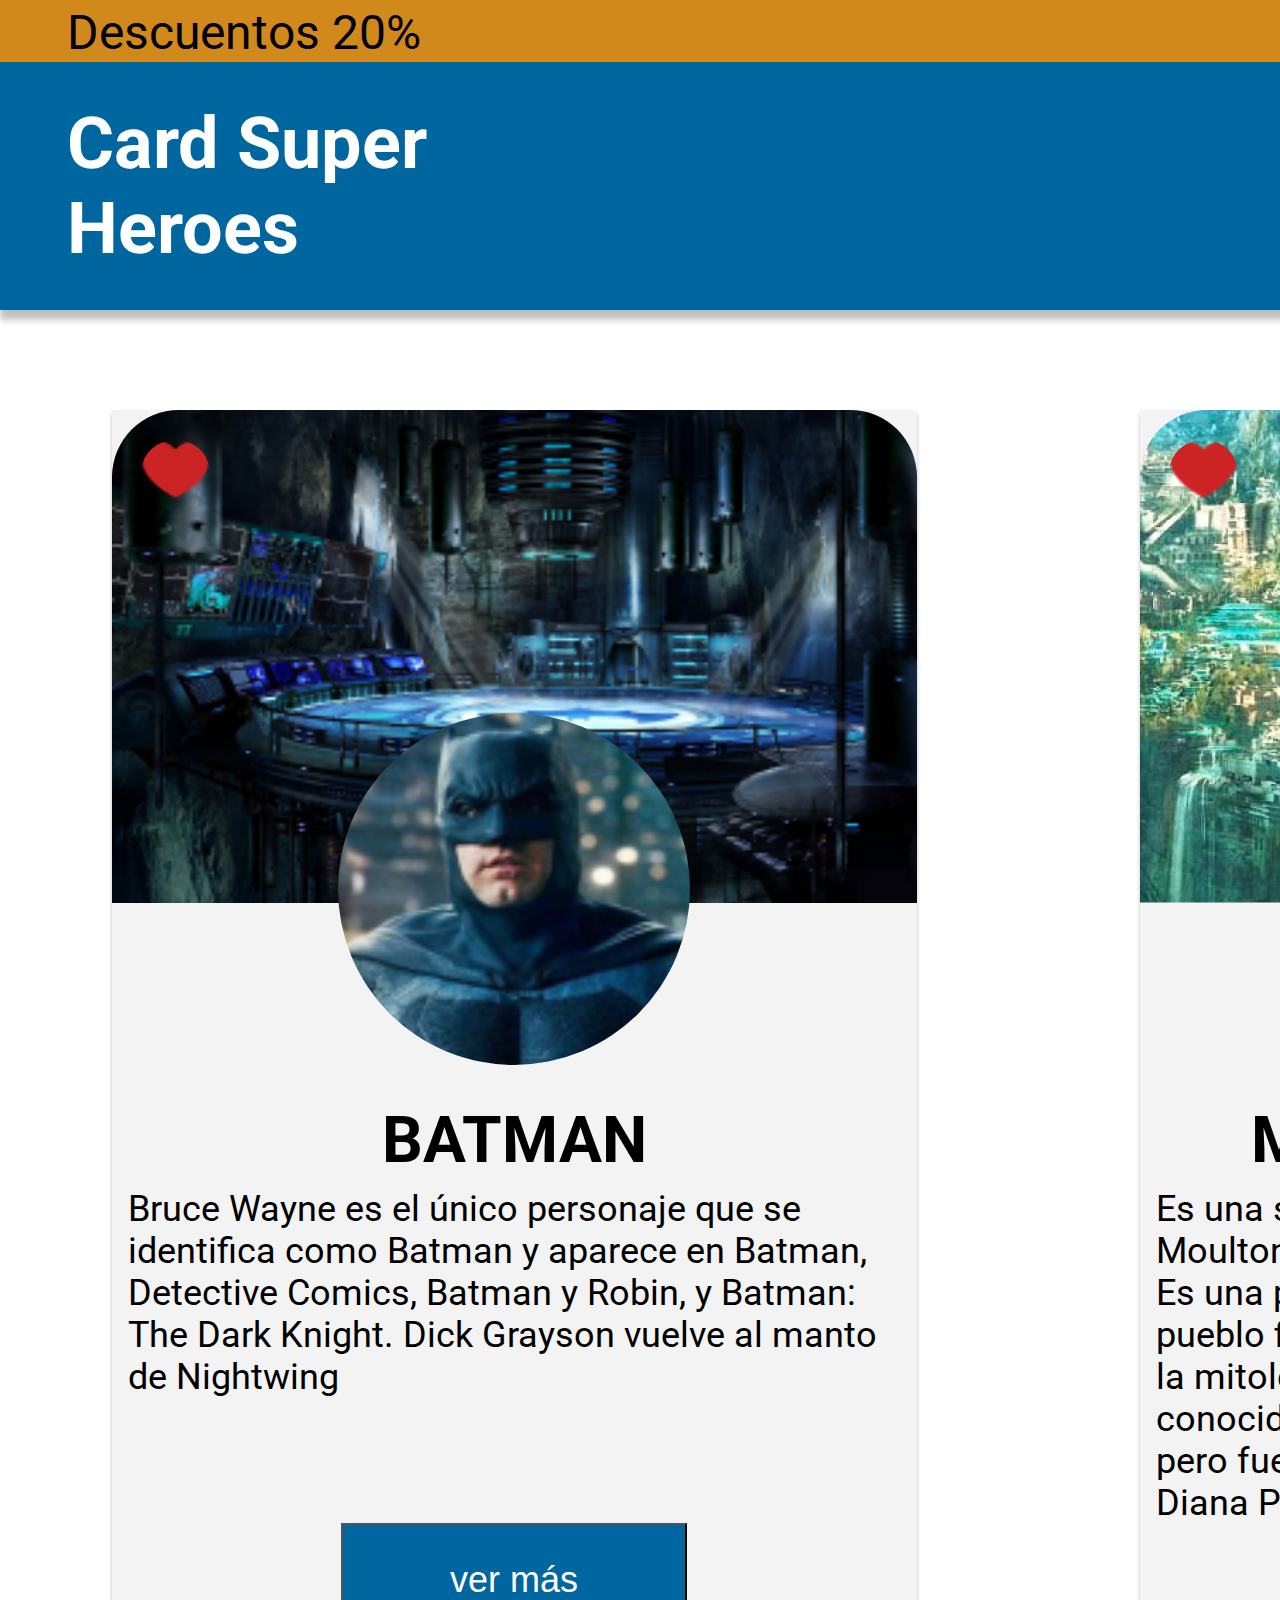
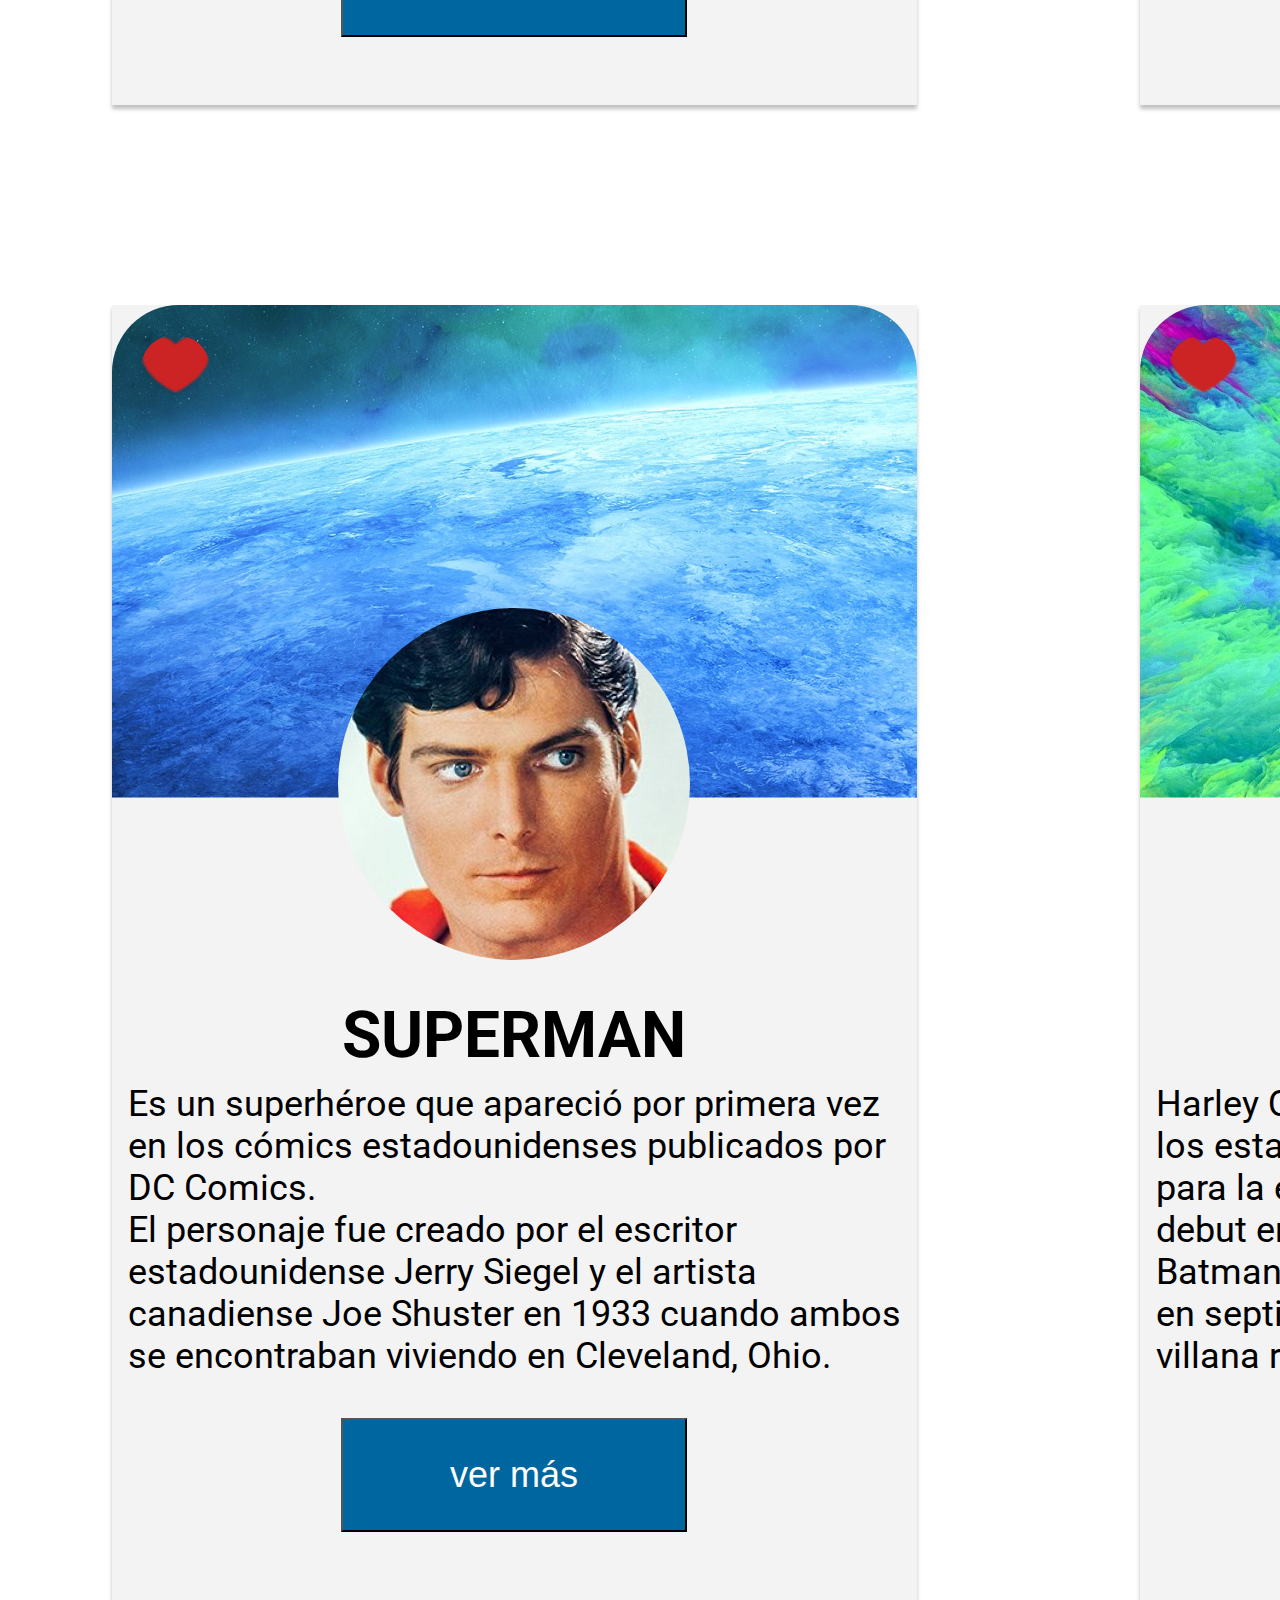
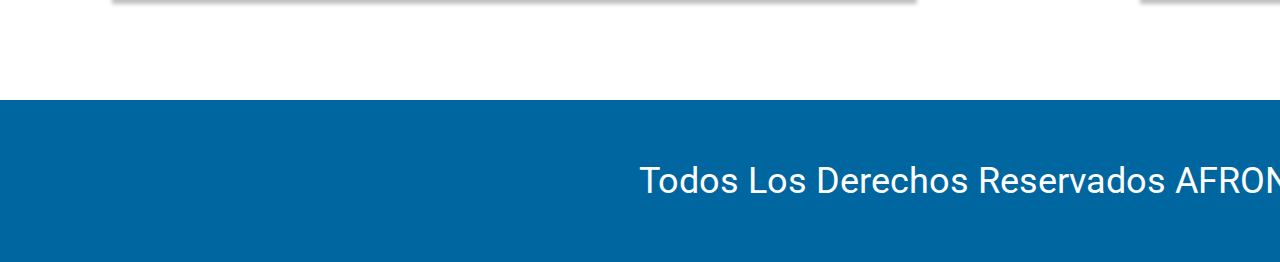
<file: CARDS-Responsive/index.html>
<!DOCTYPE html>
<html lang="es">
<head>
    <meta charset="UTF-8">
    <meta http-equiv="X-UA-Compatible" content="IE=edge">
    <meta name="viewport" content="width=device-width, initial-scale=1.0">    
    <link rel="stylesheet" href="css/style.css">
    <title>Clase 14 Cards Super</title>
</head>
<body>
        <header>
            <div>
                <p>descuentos 20%</p>
            </div>

            <div>
                <h1>Card Super Heroes</h1>
            </div>
        </header>

    <main>
        <section class="card1">
            <article>
                <div><img class="corazon" src="img/corazon.png" alt=""></div>
                <img class="perfil" src="img/batman-perfil.png" alt="">
                <h4>batman</h4>
                <p>Bruce Wayne es el único personaje que se identifica como Batman y aparece en Batman, Detective Comics, Batman y Robin, y Batman: The Dark Knight. Dick Grayson vuelve al manto de Nightwing </p>
                <button>ver más</button>
            </article>


            <article class="wonderwoman">
                <div><img class="corazon" src="img/corazon.png" alt=""></div>
                <img class="perfil" src="img/wonder-perfil.png" alt="">
                <h4>mujer maravilla</h4>
                <p>Es una superheroína creada por William Moulton Marston para la editorial DC Comics. Es una princesa guerrera de las Amazonas, pueblo ficticio basado en el de las amazonas de la mitología griega. En su tierra natal es conocida como la princesa Diana de Temiscira pero fuera de esta utiliza la identidad secreta de Diana Prince.     
                </p>
                <button>ver más</button>
            </article> 
            <article class="superman">
                <div><img class="corazon" src="img/corazon.png" alt=""></div>
                <img class="perfil" src="img/perfil-superman.png" alt="">
                <h4>superman</h4>
                <p>Es un superhéroe que apareció por primera vez en los cómics estadounidenses publicados por DC Comics. ​<br>El personaje fue creado por el escritor estadounidense Jerry Siegel y el artista canadiense Joe Shuster en 1933 cuando ambos se encontraban viviendo en Cleveland, Ohio.   
                </p>
                <button>ver más</button>
            </article> 
            <article class="harley">
                <div><img class="corazon" src="img/corazon.png" alt=""></div>
                <img class="perfil" src="img/harley-perfil.png" alt="">
                <h4>harley quinn</h4>
                <p>Harley Quinn es un personaje ficticio creado por los estadounidenses Paul Dini y Bruce Timm para la editorial DC Comics. Quinn hizo su debut en el vigésimo-segundo episodio de Batman: la serie animada, «El favor del Joker», en septiembre de 1992 y se convirtió en una villana recurrente en la serie
                </p>
                <button>Ver más</button>
            </article> 
        </section>
    </main>


<footer>
    todos los derechos reservados a <span>front end 1</span>
    <img src="img/github.png" alt="">
</footer>

</body>
</html>
</file>
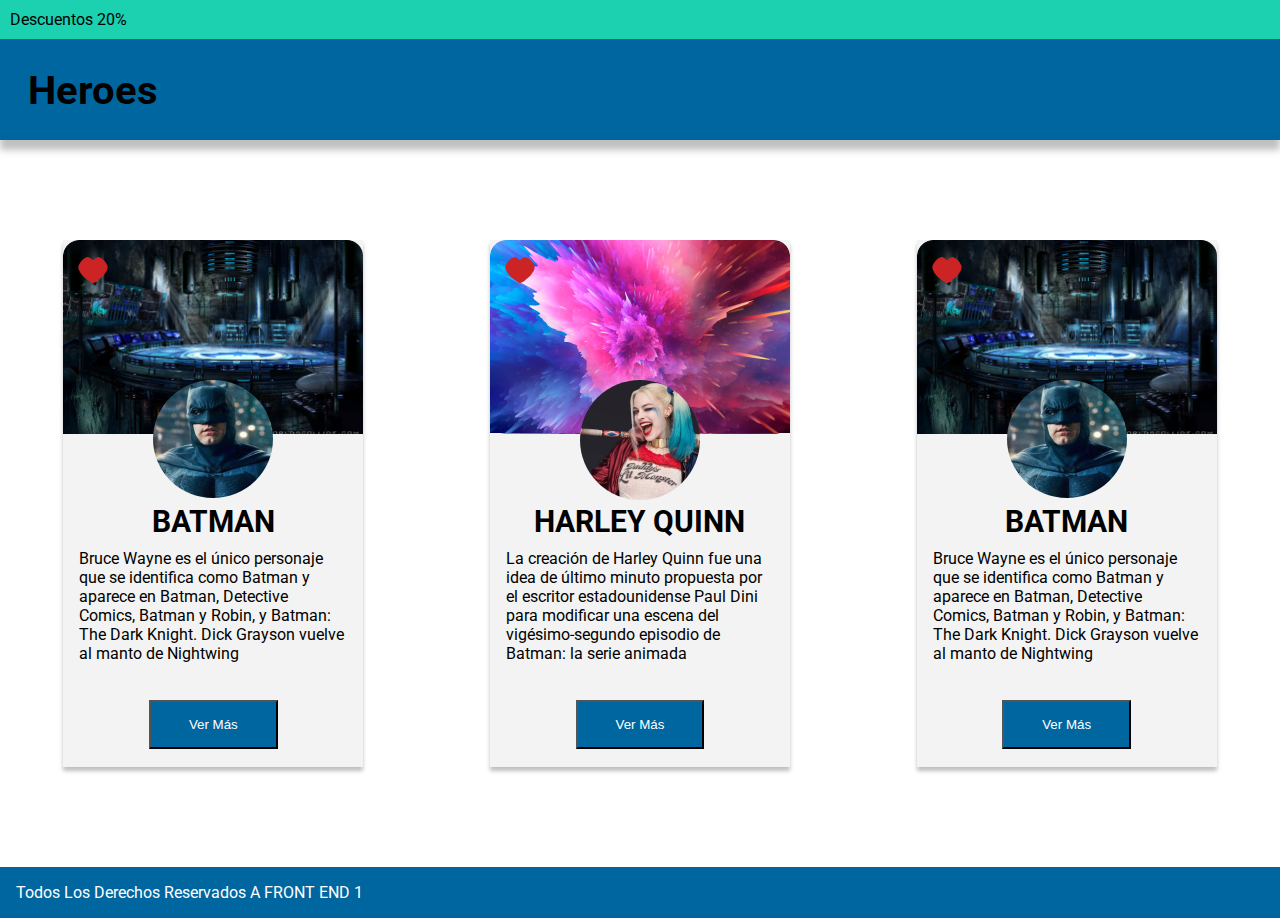
<file: Clase10-Cards/index.html>
<!DOCTYPE html>
<html lang="es">
<head>
    <meta charset="UTF-8">
    <meta http-equiv="X-UA-Compatible" content="IE=edge">
    <meta name="viewport" content="width=device-width, initial-scale=1.0">
    <link rel="stylesheet" href="css/style.css">
    <title>Heroes</title>


</head>
<body>
    <header>
        <div>
            <p>descuentos 20%</p>
        </div>

        <div>
            <h1>heroes</h1>
        </div>
    </header>
<main>

<section class="card1">
    <article>
        <div><img class="corazon" src="img/corazon.png" alt=""></div>
        <img class="perfil" src="img/batman-perfil.png" alt="">
        <h4>batman</h4>
        <p>Bruce Wayne es el único personaje que se identifica como Batman y aparece en Batman, Detective Comics, Batman y Robin, y Batman: The Dark Knight. Dick Grayson vuelve al manto de Nightwing    
        </p>
        <button>ver más</button>
    </article>
    <article class="harley">
        <div><img class="corazon" src="img/corazon.png" alt=""></div>
        <img class="perfil" src="img/harley-perfil.png" alt="">
        <h4>harley quinn</h4>
        <p>La creación de Harley Quinn fue una idea de último minuto propuesta por el escritor estadounidense Paul Dini para modificar una escena del vigésimo-segundo episodio de Batman: la serie animada 
        </p>
        <button>ver más</button>
    </article>
    <article>
        <div><img class="corazon" src="img/corazon.png" alt=""></div>
        <img class="perfil" src="img/batman-perfil.png" alt="">
        <h4>batman</h4>
        <p>Bruce Wayne es el único personaje que se identifica como Batman y aparece en Batman, Detective Comics, Batman y Robin, y Batman: The Dark Knight. Dick Grayson vuelve al manto de Nightwing    
        </p>
        <button>ver más</button>
    </article>
        </div>
</section>

</main>
    
<footer>
    todos los derechos reservados a <span>front end 1</span>
</footer>
</body>
</html>
</file>
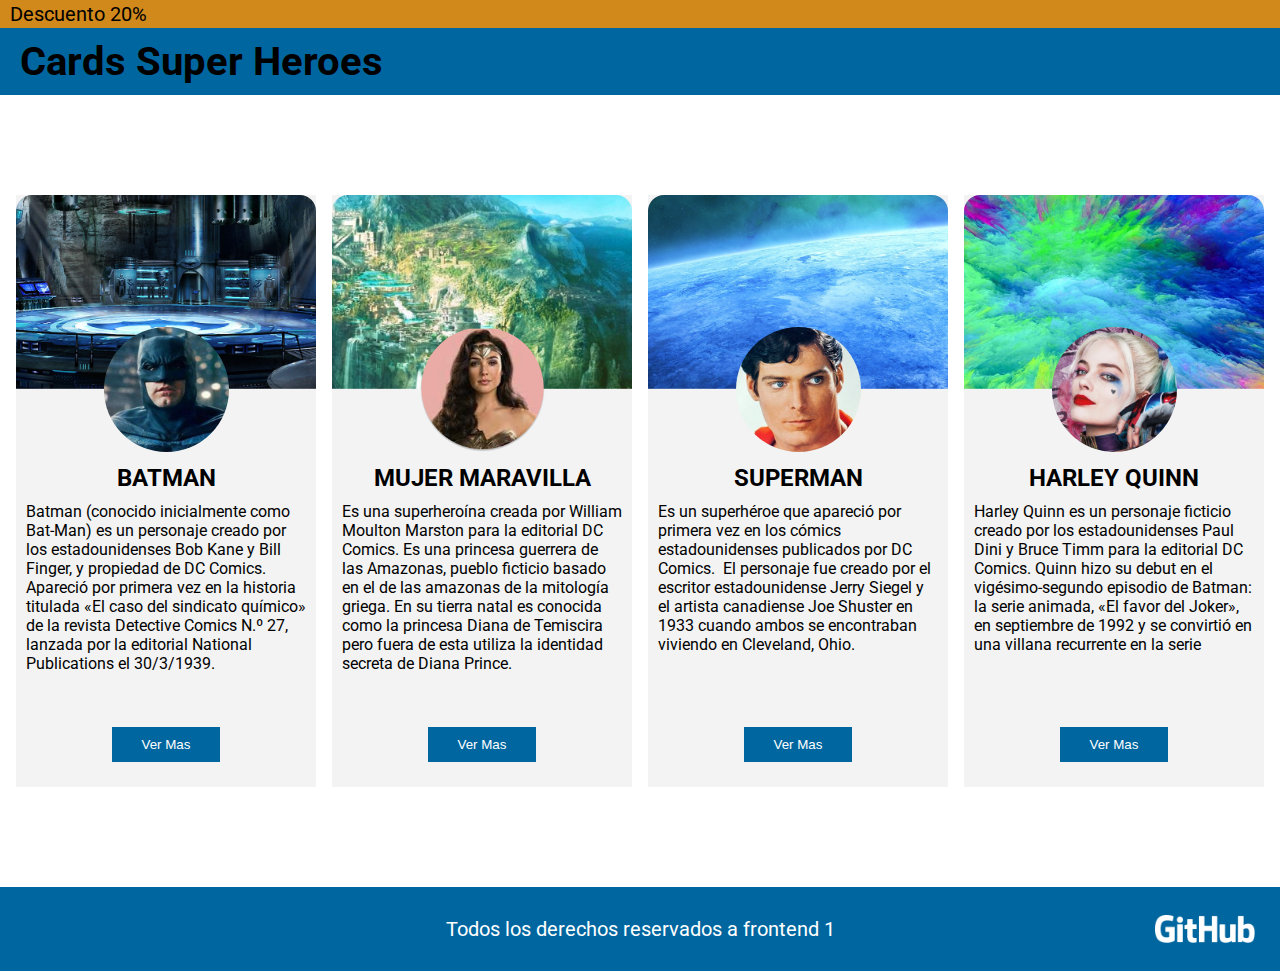
<file: Clase14-Cards-Profe/index.html>
<!DOCTYPE html>
<html lang="en">
  <head>
    <meta charset="UTF-8" />
    <meta http-equiv="X-UA-Compatible" content="IE=edge" />
    <meta name="viewport" content="width=device-width, initial-scale=1.0" />
    <link
      rel="stylesheet"
      href="https://use.fontawesome.com/releases/v5.15.3/css/all.css"
      integrity="sha384-SZXxX4whJ79/gErwcOYf+zWLeJdY/qpuqC4cAa9rOGUstPomtqpuNWT9wdPEn2fk"
      crossorigin="anonymous"
    />
    <link rel="stylesheet" href="css/style.css" />
    <title>Document</title>
  </head>
  <body>
    <header>
      <div class="sup">
        <p>Descuento 20%</p>
      </div>
      <h1>Cards Super Heroes</h1>
    </header>
    <main>
      <section>
        <article>
          <div class="bg-HeaderCard Batman">
            <i class="fas fa-heart"></i>
          </div>
          <img src="img/Batman.png" alt="" class="circlePic" />
          <h4>batman</h4>
          <p>
            Batman (conocido inicialmente como Bat-Man) es un personaje creado
            por los estadounidenses Bob Kane y Bill Finger, y propiedad de DC
            Comics. Apareció por primera vez en la historia titulada «El caso
            del sindicato químico» de la revista Detective Comics N.º 27,
            lanzada por la editorial National Publications el 30/3/1939.
          </p>
          <button>Ver Mas</button>
        </article>
        <article>
          <div class="bg-HeaderCard wonderWoman">
            <i class="fas fa-heartbeat"></i>
          </div>
          <img src="img/wonderWoman.png" alt="" class="circlePic" />
          <h4>mujer maravilla</h4>
          <p>
            Es una superheroína creada por William Moulton Marston para la
            editorial DC Comics. Es una princesa guerrera de las Amazonas,
            pueblo ficticio basado en el de las amazonas de la mitología griega.
            En su tierra natal es conocida como la princesa Diana de Temiscira
            pero fuera de esta utiliza la identidad secreta de Diana Prince.
          </p>
          <button>Ver Mas</button>
        </article>
        <article>
          <div class="bg-HeaderCard superman">
            <i class="fas fa-heart"></i>
          </div>
          <img src="img/superMan.png" alt="" class="circlePic" />
          <h4>superman</h4>
          <p>
            Es un superhéroe que apareció por primera vez en los cómics
            estadounidenses publicados por DC Comics. ​ El personaje fue creado
            por el escritor estadounidense Jerry Siegel y el artista canadiense
            Joe Shuster en 1933 cuando ambos se encontraban viviendo en
            Cleveland, Ohio.
          </p>
          <button>Ver Mas</button>
        </article>
        <article class="harley">
          <div class="bg-HeaderCard hearley">
            <i class="fas fa-heart"></i>
          </div>
          <img src="img/hearley.png" alt="" class="circlePic" />
          <h4>harley quinn</h4>
          <p>
            Harley Quinn es un personaje ficticio creado por los estadounidenses Paul Dini y Bruce Timm para la editorial DC Comics. Quinn hizo su debut en el vigésimo-segundo episodio de Batman: la serie animada, «El favor del Joker», en septiembre de 1992 y se convirtió en una villana recurrente en la serie
          </p>
          <button>Ver Mas</button>
        </article>
      </section>
    </main>
    <footer>
      <p>Todos los derechos reservados a <span>frontend 1</span></p>
      <img src="img/gitHub.png" alt="" />
    </footer>
  </body>
</html>
</file>
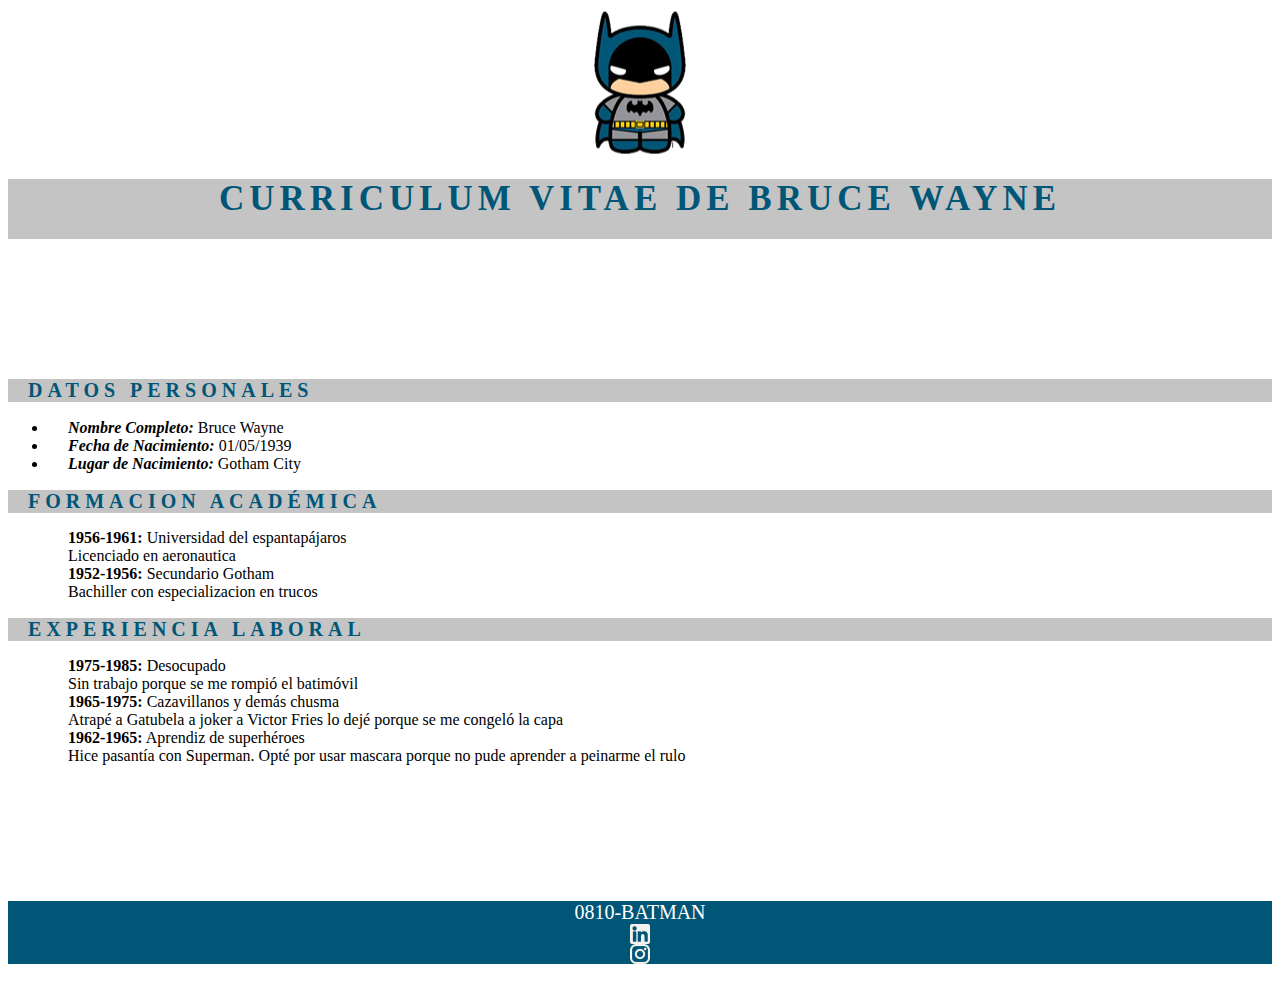
<file: CV_Batman/index.html>
<!DOCTYPE html>
<html lang="Es">
<head>
    <meta charset="UTF-8">
    <meta http-equiv="X-UA-Compatible" content="IE=edge">
    <meta name="viewport" content="width=device-width, initial-scale=1.0">
    <title>Curriculum Vitae</title>
    <link rel="stylesheet" href="https://use.fontawesome.com/releases/v5.15.2/css/all.css">
    <link rel="stylesheet" href="css/style.css">
    <header> 
        <img src="img/logo batman.png" alt="Foto del cv">
    </header>
</head>
<body>
    <main>

        <h1>curriculum vitae de bruce wayne</h1>  
        <div class="cuadradoBlanco"> </div>
        <h2>Datos Personales</h2>
        <ul>
            <li><span>Nombre Completo:</span> Bruce Wayne</li>
            <li><span>Fecha de Nacimiento:</span> 01/05/1939</li>
            <li><span>Lugar de Nacimiento:</span> Gotham City</li>
        </ul>
        <h2>Formacion Académica</h2>
        <ul class="conPunto">
            <li> <strong>1956-1961:</strong>  Universidad del espantapájaros  </li>
            <li>Licenciado en aeronautica</li>
            <li> <strong>1952-1956:</strong> Secundario Gotham </li>
            <li>Bachiller con especializacion en trucos</li>
        </ul>
        
        <h2>Experiencia Laboral</h2>
        <ul class="conPunto">
            <li><strong>1975-1985:</strong> Desocupado</li>
            <li>Sin trabajo porque se me rompió el batimóvil</li>
            <li><strong>1965-1975:</strong> Cazavillanos y demás chusma</li>
            <li>Atrapé a Gatubela a joker a Victor Fries lo dejé porque se me congeló la capa</li>
            <li><strong>1962-1965:</strong> Aprendiz de superhéroes</li>
            <li>Hice pasantía con Superman. Opté por usar mascara porque no pude aprender a peinarme el rulo</li>
        </ul>
        <div class="cuadradoBlanco"> </div>
    </main>

    <footer>
        <p> 0810-batman 
            
            <img src="img/ico_linkedin.png" alt="Icono linkedin">
            <img src="img/ico_instagram.png" alt="Icono instagram">
            
        </p>
    </footer>
</body>
</html>
</file>
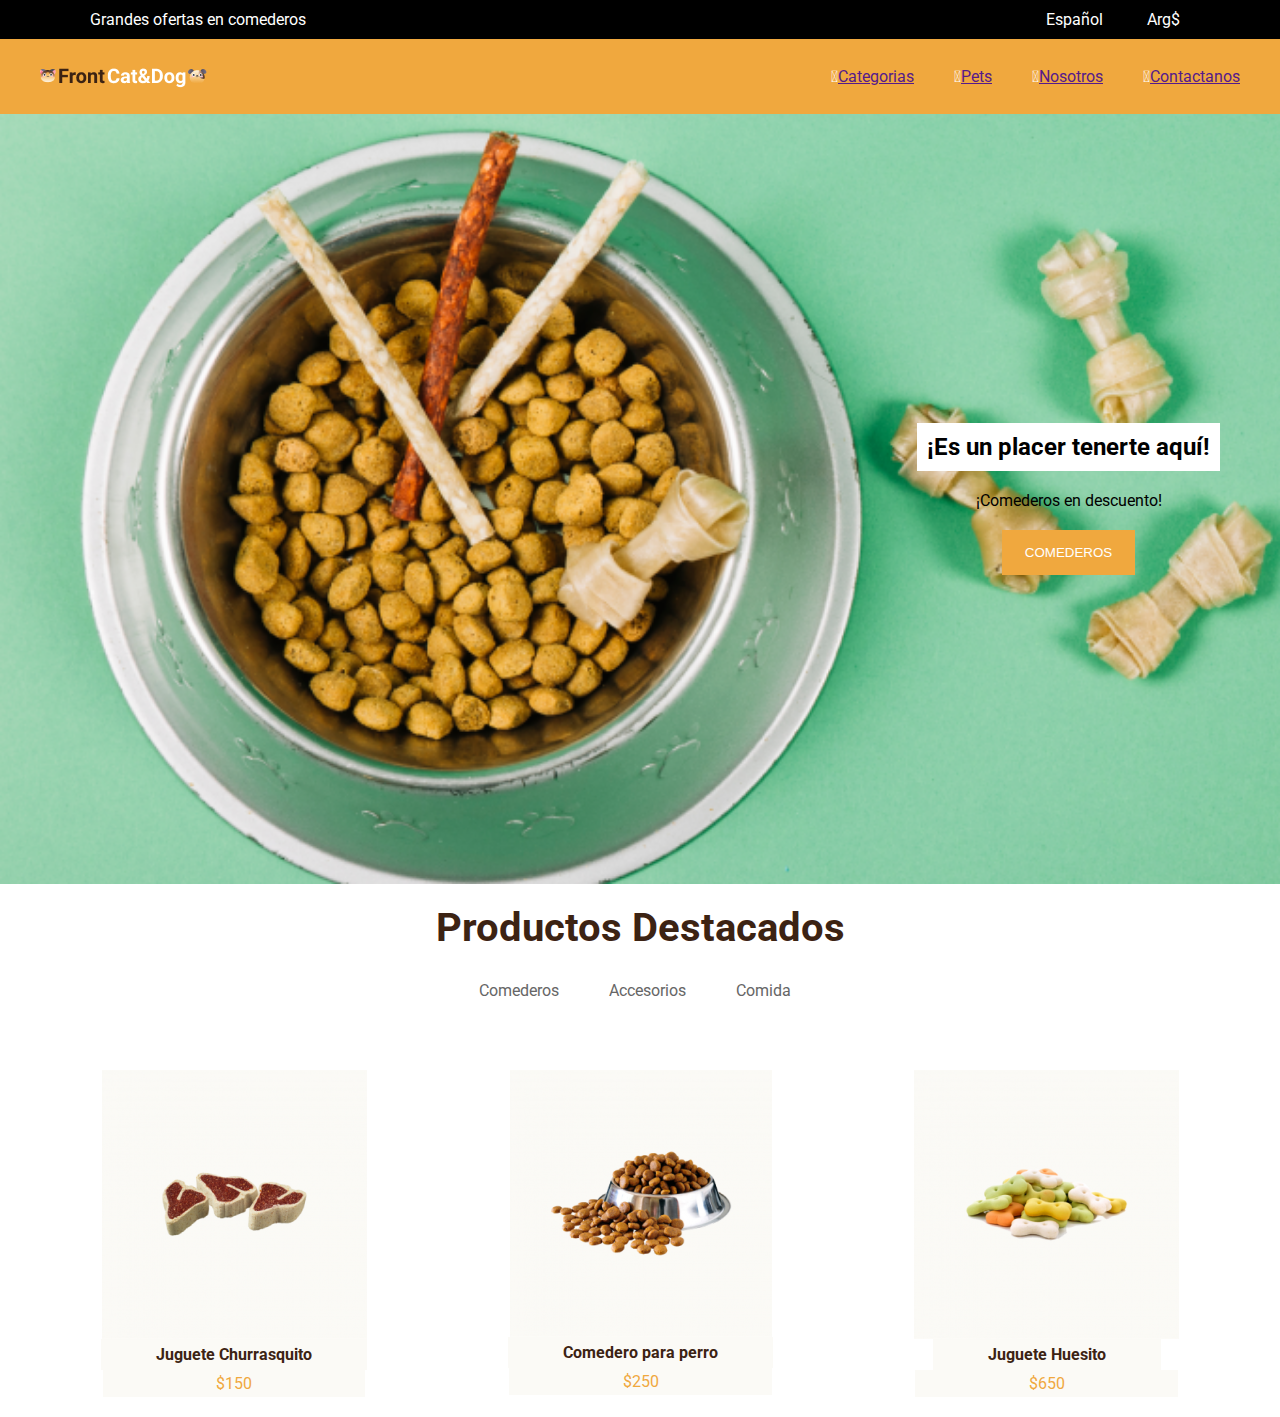
<file: PetShop/index.html>
<!DOCTYPE html>
<html lang="es">
<head>
    <meta charset="UTF-8">
    <meta http-equiv="X-UA-Compatible" content="IE=edge">
    <meta name="viewport" content="width=device-width, initial-scale=1.0">
    <link rel="stylesheet" href="https://use.fontawesome.com/releases/v5.15.2/css/all.css">
    <link rel="stylesheet" href="css/style.css">
    <title>Petshop</title>
</head>
<body>
    <header>
        <section>
            <article class="superior">
                <p>Grandes ofertas en comederos</p>
                <div>
                    <span>Español</span>
                    <span>Arg$</span>
                </div>
            </article>
            <article class="inferior">
                <img src="img/Logo.png" alt="">
                <nav>
                    <ul>
                        <li><i class="fa-thin fa-paw"></i><a href="">Categorias</a></li>
                        <li><i class="fa-thin fa-paw"></i><a href="">Pets </a></li>
                        <li><i class="fa-thin fa-paw"></i><a href="">Nosotros</a></li>
                        <li><i class="fa-thin fa-paw"></i><a href="">Contactanos</a></li>
                    </ul>
                </nav>
            </article>
        </section>
    </header>
    <main>
        <section class="medio">
            <div>
                <h2>¡Es un placer tenerte aquí!</h2>
                <p>¡Comederos en descuento!</p>
                <button>comederos</button>
            </div>
        </section>
        <section class="productos">
            <div>
                <h1>Productos Destacados</h1>
                <ul>
                    <li>Comederos</li>
                    <li>Accesorios</li>
                    <li>Comida</li>
                </ul>
            </div>
            <article class="galeria">
                <div class="churrasquito">
                    <img src="img/churrascquito.png" alt="">
                    <h4>Juguete Churrasquito</h4>
                    <p>$150</p>
                </div>
                <div class="churrasquito">
                    <img src="img/comedero.png" alt="">
                    <h4>Comedero para perro</h4>
                    <p>$250</p>
                </div>
                <div class="churrasquito">
                    <img src="img/Huesito.png" alt="">
                    <h4>Juguete Huesito</h4>
                    <p>$650</p>
                </div>
            </article>
        </section>
        <form action=""></form>

    </main>
    
<footer>

</footer>


    
</body>
</html>
</file>
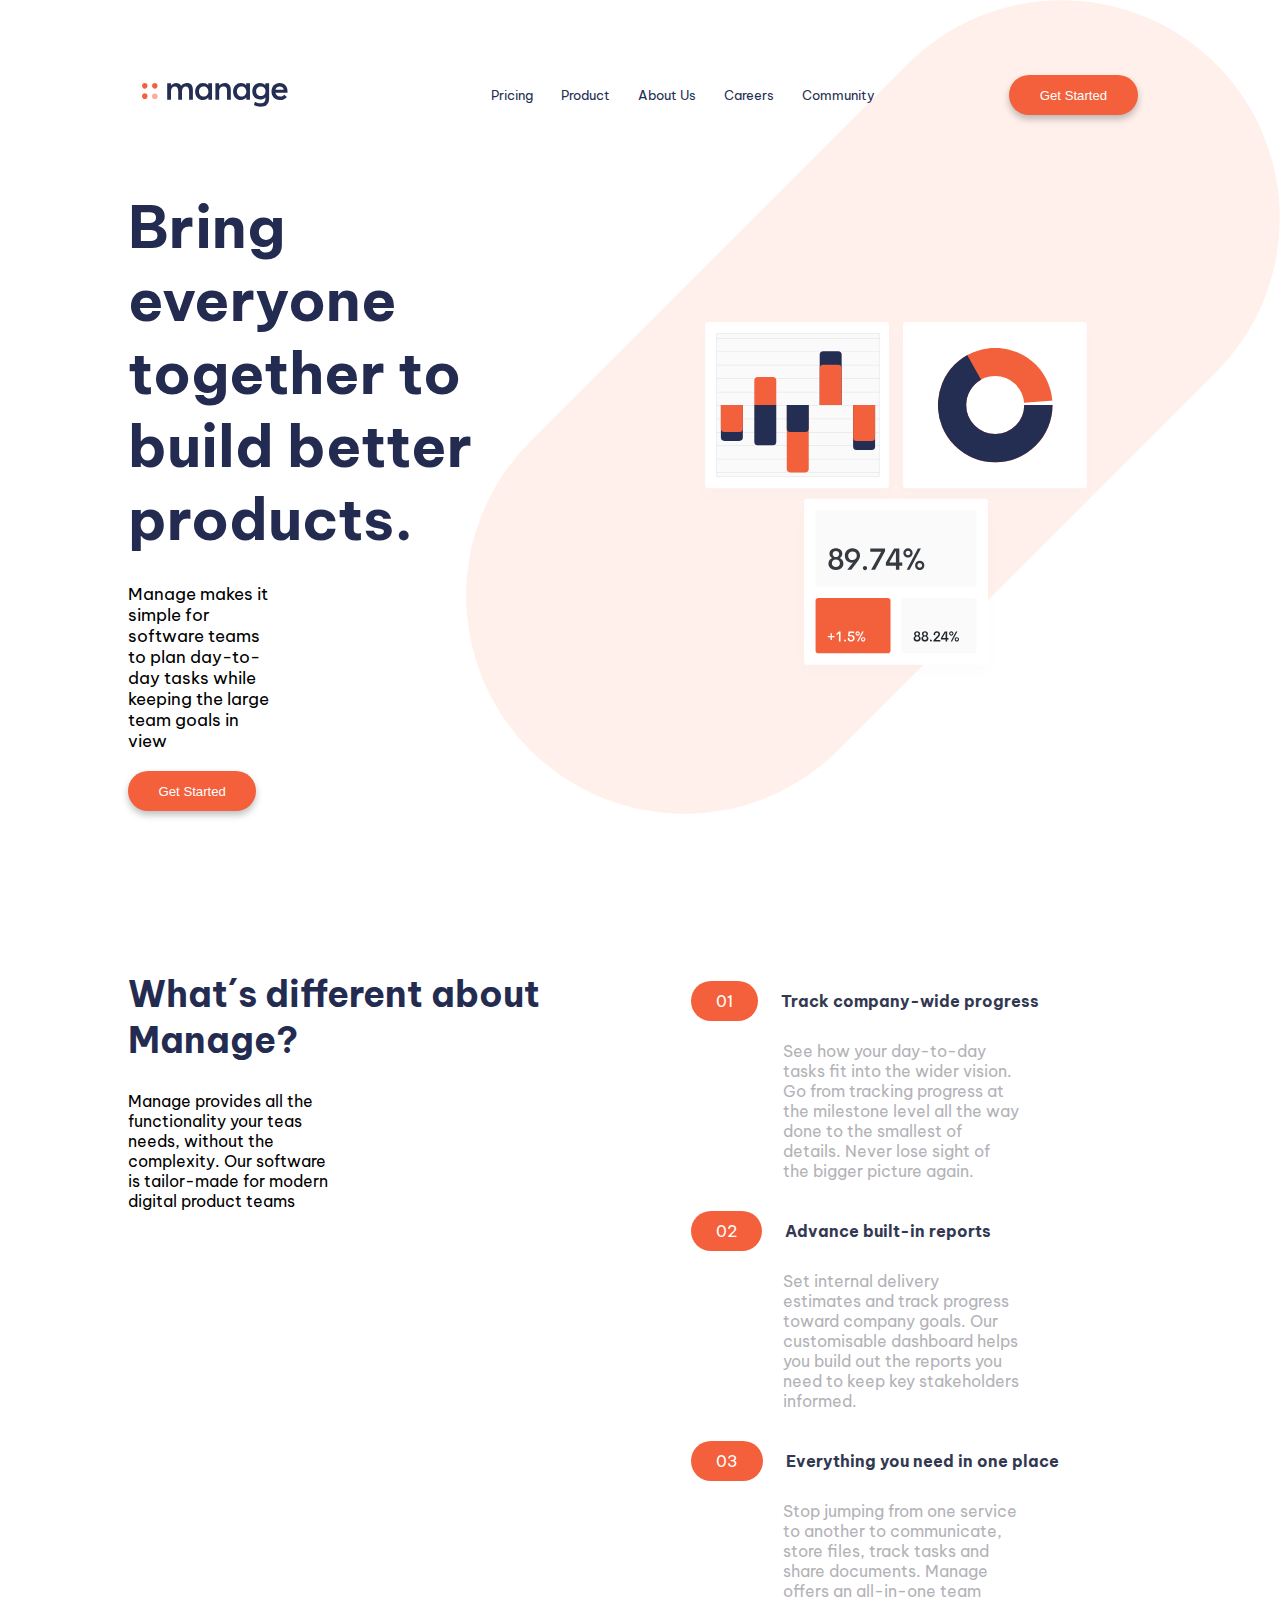
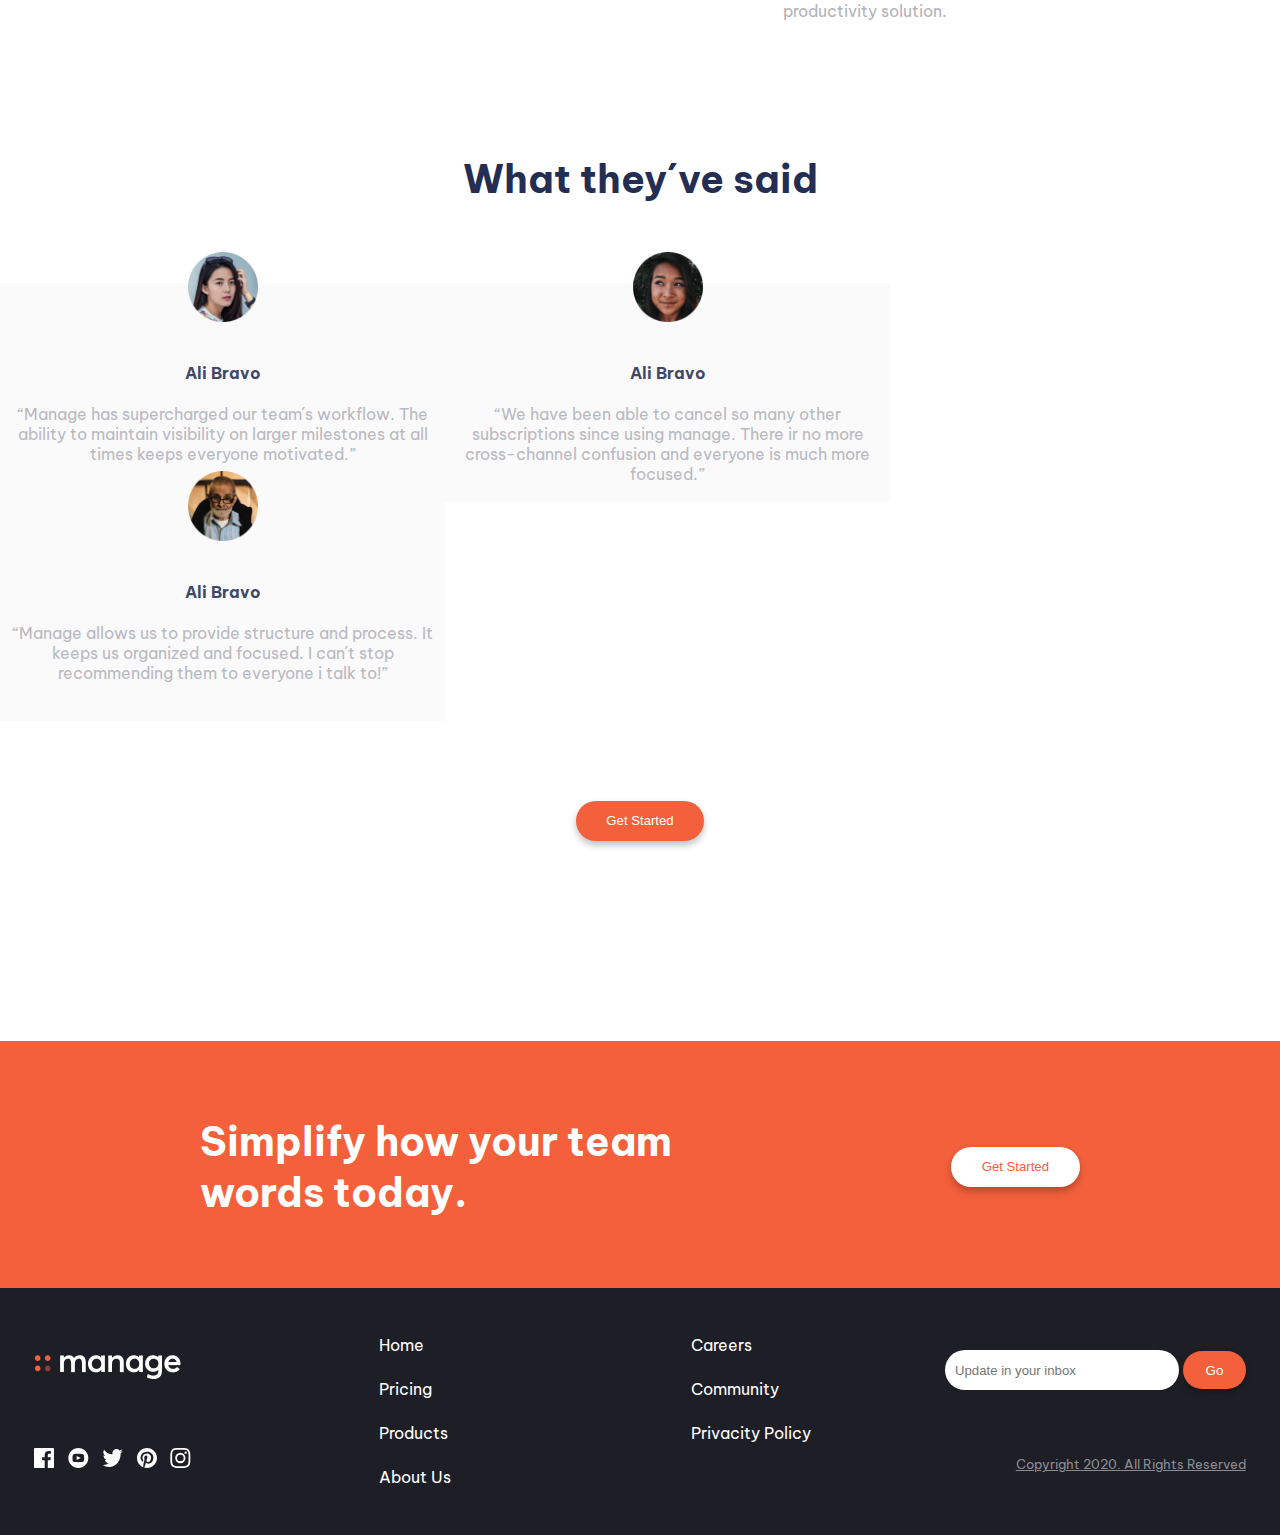
<file: Proyecto Final Cristian/index.html>
<!DOCTYPE html>
<html lang="es">
<head>
    <meta charset="UTF-8">
    <meta http-equiv="X-UA-Compatible" content="IE=edge">
    <meta name="viewport" content="width=device-width, initial-scale=1.0">
    <link rel="stylesheet" href="css/style.css">
    <title>Manage</title>
</head>
<body>
    <header class="first">
        <img src="img/logo.svg" alt="logo de manage">
        <nav class="navHeader">
            <ul>
                <a href="#"><li>Pricing</li></a>
                <a href="#"><li>Product</li></a>
                <a href="#"><li>About Us</li></a>
                <a href="#"><li>Careers</li></a>
                <a href="#"><li>Community</li></a>
            </ul>
        </nav>
        <a href="#"><button type="submit" class="boton botonNaranja">Get Started</button>
        </a>
        <img class="hamburguer" src="img/icon-hamburger.svg" alt="">
    </header>
    <main>
            <section class="textBanner">
                <article class="textYbutton">
                    <h1>Bring everyone together to build better products.</h1>
                    <p>Manage makes it simple for software teams to plan day-to-day tasks while keeping the large team
                        goals in view</p>
                    <a href="#"><button type="submit" class="boton botonNaranja">Get Started</button>
                    </a>
                </article>
                <article class="grafico">
                    <img src="img/illustration-intro.svg" alt="Graficos ">
                </article>
            </section>
            <section class="prospecto">
                <article class="text">
                    <h3>What´s different about Manage?</h3>
                    <p>Manage provides all the functionality your teas needs, without the complexity. Our software is
                        tailor-made for modern digital product teams</p>
                </article>

                <article class="items">
                    <div class="skills">
                        <span>01</span>             
                        <h5>Track company-wide progress</h5>
                        <p>See how your day-to-day tasks fit into the wider vision. Go from tracking progress at the
                            milestone level all the way done to the smallest of details. Never lose sight of the bigger
                            picture again.</p>
                    </div>
                    <div class="skills">
                        <span>02</span>
                        <h5>Advance built-in reports</h5>
                        <p>Set internal delivery estimates and track progress toward company goals. Our customisable
                            dashboard helps you build out the reports you need to keep key stakeholders informed.</p>
                    </div>
                    <div class="skills">
                        <span>03</span>
                        <h5>Everything you need in one place</h5>
                        <p>Stop jumping from one service to another to communicate, store files, track tasks and share
                            documents. Manage offers an all-in-one team productivity solution.</p>
                    </div>
                </article>
            </section>
        <section class="midFooter">
            <h2>What they´ve said</h2>
            <article class="galeria">
                <div class="cards" id="noMobile">
                    <img src="img/avatar-anisha.png" alt="Foto de anisha">
                    <h5>Ali Bravo</h5>
                    <p>“Manage has supercharged our team´s workflow. The ability to maintain visibility on larger
                        milestones at all times keeps everyone motivated.”</p>
                </div>
                <div class="cards">
                    <img src="img/avatar-ali.png" alt="Foto de ali">
                    <h5>Ali Bravo</h5>
                    <p>“We have been able to cancel so many other subscriptions since using manage. There ir no more
                        cross-channel confusion and everyone is much more focused.”</p>
                </div>
                <div class="cards" id="noMobile">
                    <img src="img/avatar-richard.png" alt="Foto de Richard">
                    <h5>Ali Bravo</h5>
                    <p>“Manage allows us to provide structure and process. It keeps us organized and focused. I can´t
                        stop recommending them to everyone i talk to!”</p>
                </div>
            </article>
            <a href="#"><button type="submit" class="boton botonNaranja">Get Started</button>
            </a>
        </section>
    </main>
    <footer class="end">
        <header class="footerSup">
            <h2>Simplify how your team words today.</h2>
            <a href="#">
                <button type="submit" class="boton botonBlanco">Get Started</button>
            </a>
        </header>
        <footer class="footerEnd">
            <section class="logoSocialMedia">
                <img src="img/LogoFooter.png" alt="Logo de manage">
                <div class="socialMedia">
                    <img src="img/icon-facebook.svg" alt="icono de facebook">
                    <img src="img/icon-youtube.svg" alt="icono de youtube">
                    <img src="img/icon-twitter.svg" alt="icono de twitter">
                    <img src="img/icon-pinterest.svg" alt="icono de pinterest">
                    <img src="img/icon-instagram.svg" alt="icono de instagram">
                </div>
            </section>
            <section class="politicas">
                <div class="column">
                    <ul>
                        <li><a href="#">Home</a></li>
                        <li><a href="#">Pricing</a></li>
                        <li><a href="#">Products</a></li>
                        <li><a href="#">About Us</a></li>
                    </ul>
                </div>
                <div class="column">
                    <ul>
                        <li><a href="#">Careers</a></li>
                        <li><a href="#">Community</a></li>
                        <li><a href="#">Privacity Policy</a></li>
                    </ul>
                </div>
            </section>
            <section class="formEnd">
                <div class="emailButton">
                    <form action="#" method="get">
                        <input type="email" placeholder="Update in your inbox">
                        <a href="#">
                            <button type="submit">Go</button>
                        </a>
                    </form>
                </div>
                <div class="copyRight">
                    <a href="#">
                        <p>Copyright 2020. All Rights Reserved</p>
                    </a>                    
                </div>
            </section>
        </footer>
    </footer>
</body>
</html>
</file>
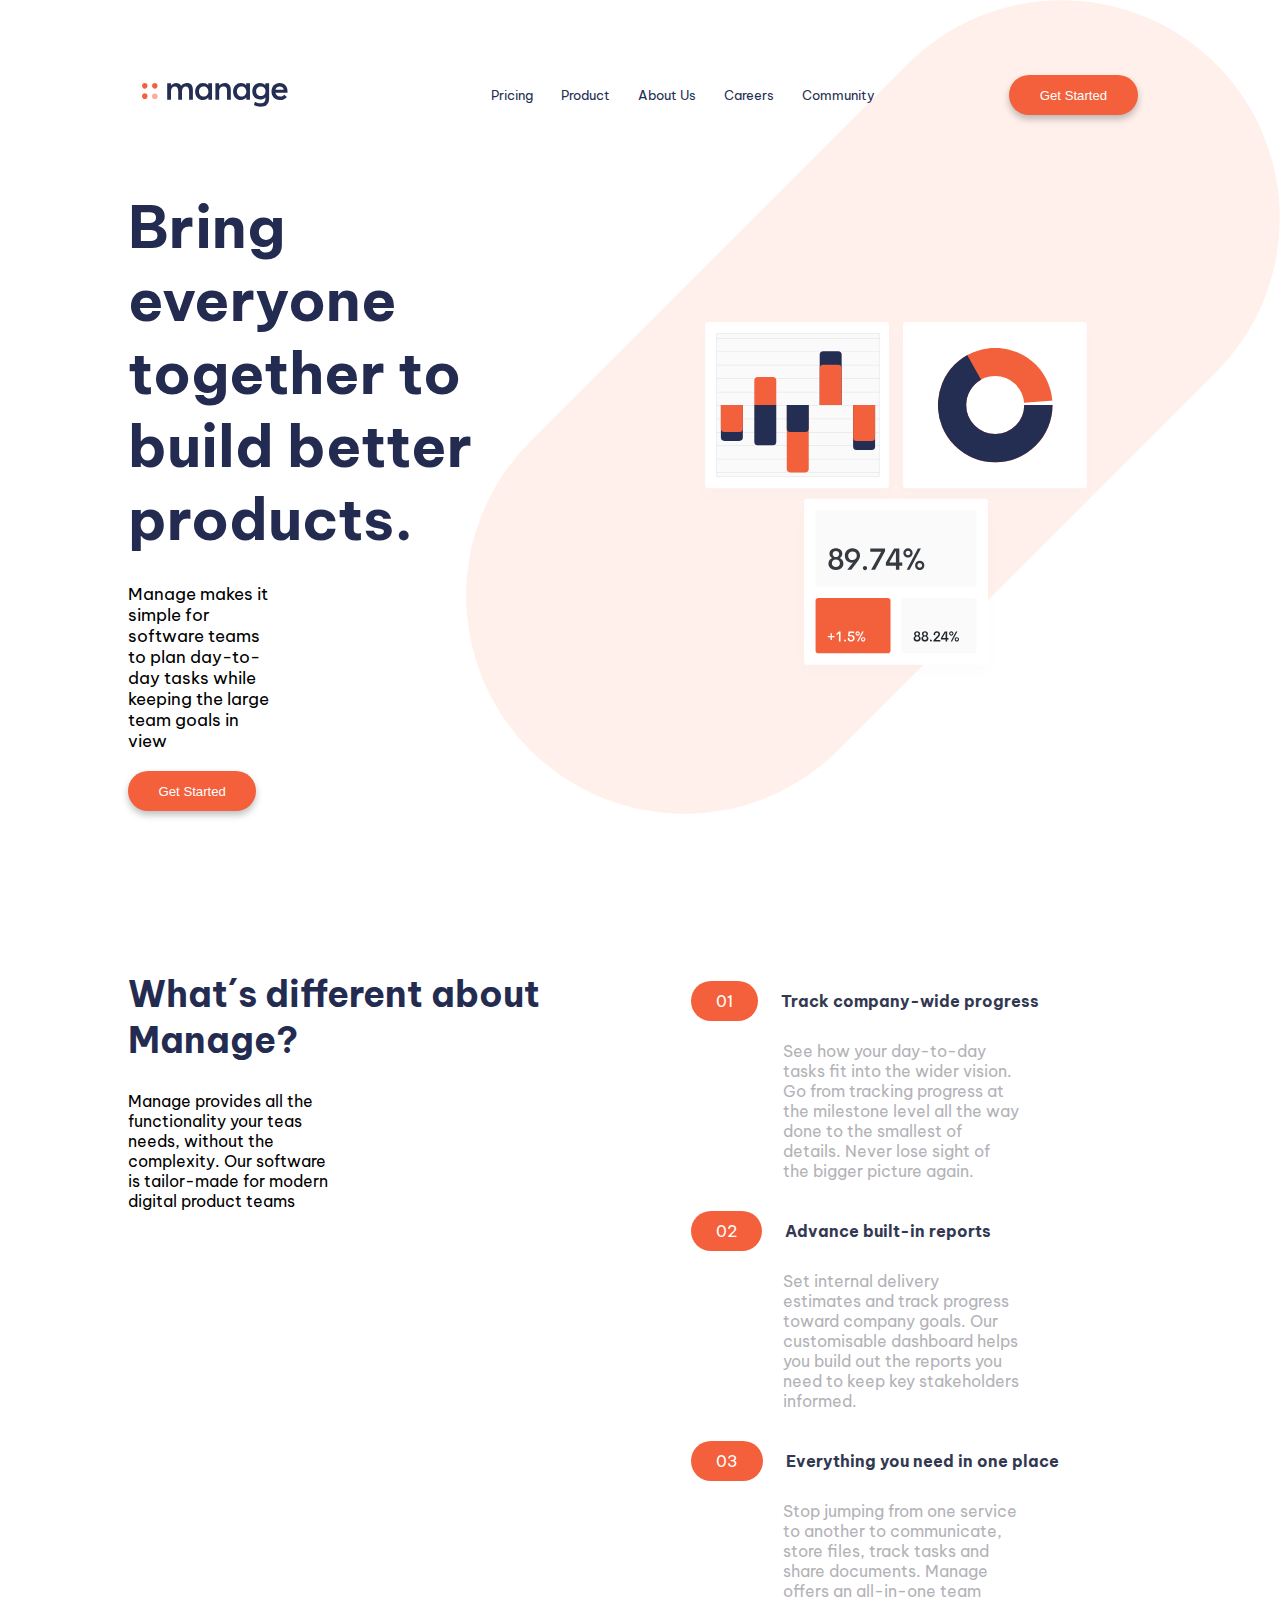
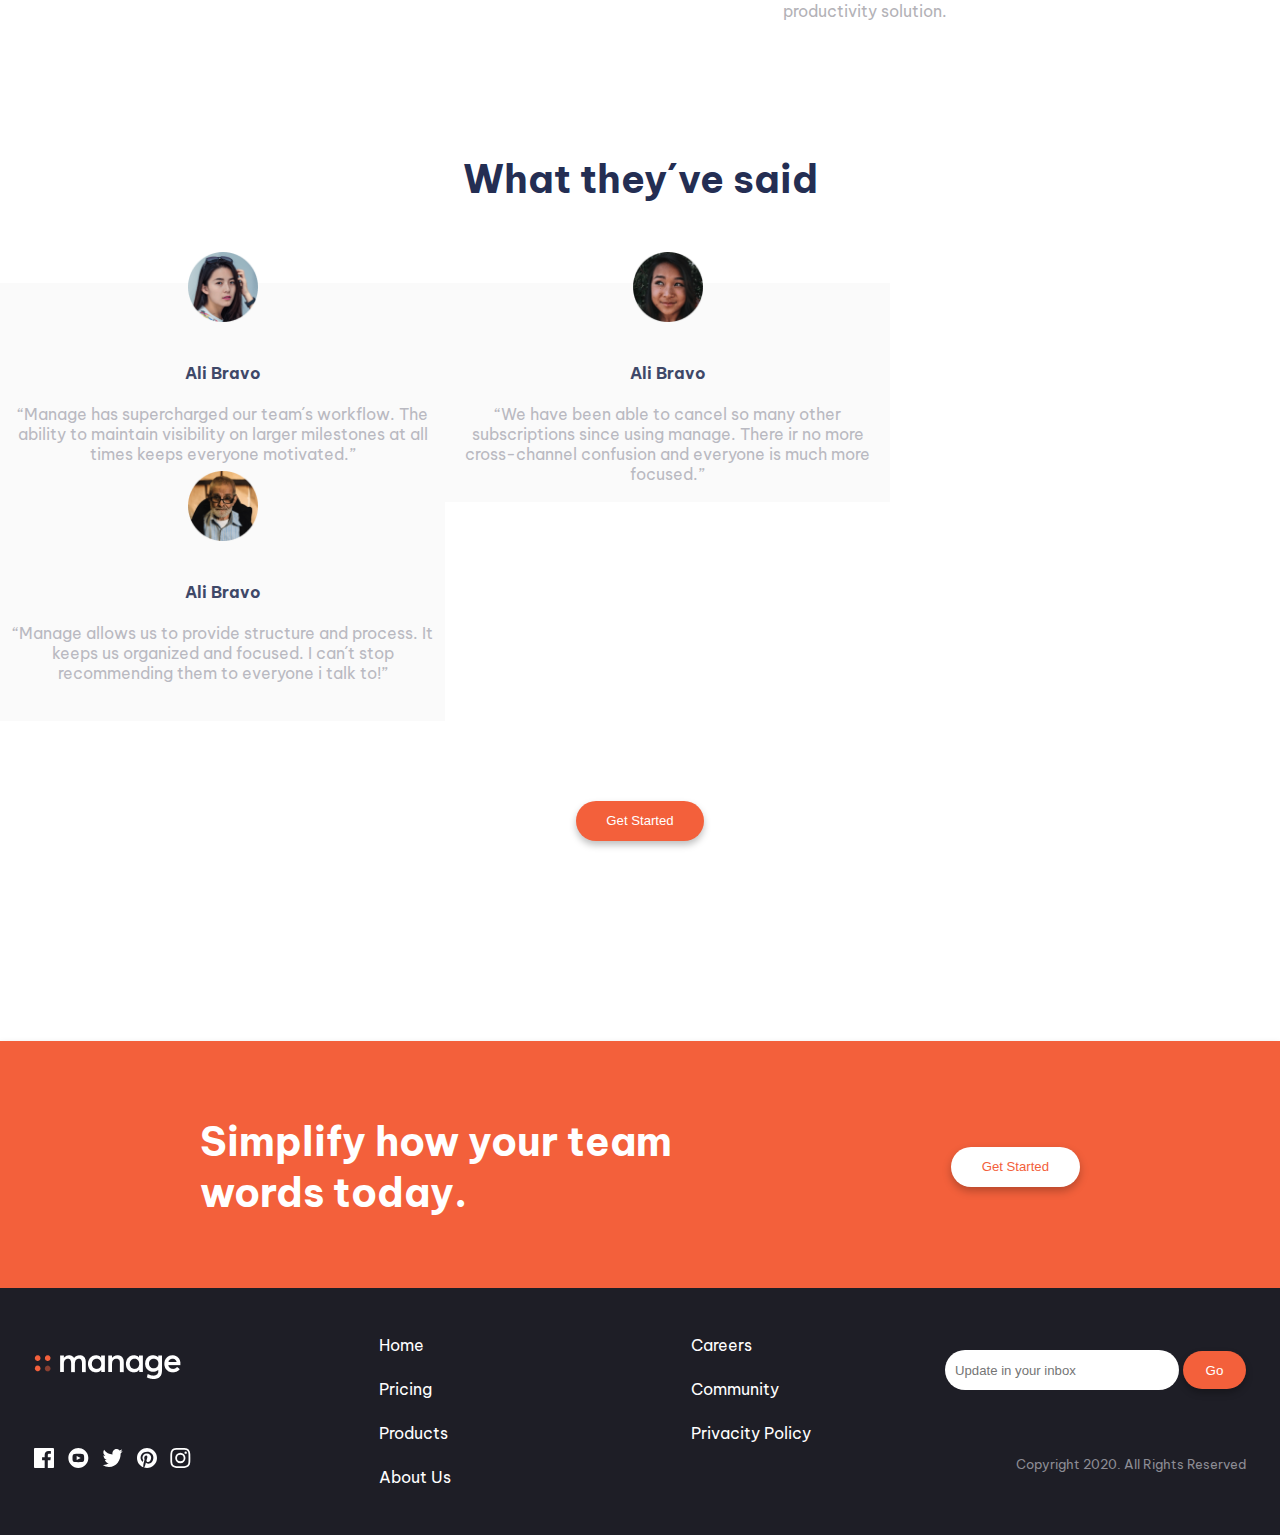
<file: Proyecto Final/index.html>
<!DOCTYPE html>
<html lang="es">
<head>
    <meta charset="UTF-8">
    <meta http-equiv="X-UA-Compatible" content="IE=edge">
    <meta name="viewport" content="width=device-width, initial-scale=1.0">
    <link rel="stylesheet" href="css/style.css">
    <title>Manage</title>
</head>
<body>
    <header>
        <img src="img/logo.svg" alt="logo de manage">
        <nav class="navHeader">
            <ul>
                <li>Pricing</li>
                <li>Product</li>
                <li>About Us</li>
                <li>Careers</li>
                <li>Community</li>
            </ul>
        </nav>
        <a href="#"><button type="submit" class="getStarted">Get Started</button>
        </a>
        <img class="hamburguer" src="img/icon-hamburger.svg" alt="">
    </header>
    <main>
            <section class="textBanner">
                <article class="textYbutton">
                    <h1>Bring everyone together to build better products.</h1>
                    <p>Manage makes it simple for software teams to plan day-to-day tasks while keeping the large team
                        goals in view</p>
                    <a href="#"><button type="submit" class="getStarted">Get Started</button>
                    </a>
                </article>
                <article class="grafico">
                    <img src="img/illustration-intro.svg" alt="Graficos ">
                </article>
            </section>
            <section class="prospecto">
                <article class="text">
                    <h3>What´s different about Manage?</h3>
                    <p>Manage provides all the functionality your teas needs, without the complexity. Our software is
                        tailor-made for modern digital product teams</p>
                </article>

                <article class="items">
                    <div class="skills">
                        <span>01</span>             
                        <h5>Track company-wide progress</h5>
                        <p>See how your day-to-day tasks fit into the wider vision. Go from tracking progress at the
                            milestone level all the way done to the smallest of details. Never lose sight of the bigger
                            picture again.</p>
                    </div>
                    <div class="skills">
                        <span>02</span>
                        <h5>Advance built-in reports</h5>
                        <p>Set internal delivery estimates and track progress toward company goals. Our customisable
                            dashboard helps you build out the reports you need to keep key stakeholders informed.</p>
                    </div>
                    <div class="skills">
                        <span>03</span>
                        <h5>Everything you need in one place</h5>
                        <p>Stop jumping from one service to another to communicate, store files, track tasks and share
                            documents. Manage offers an all-in-one team productivity solution.</p>
                    </div>
                </article>
            </section>
        <section class="midFooter">
            <h2>What they´ve said</h2>
            <article class="galeria">
                <div class="cards" id="noMobile">
                    <img src="img/avatar-anisha.png" alt="Foto de anisha">
                    <h5>Ali Bravo</h5>
                    <p>“Manage has supercharged our team´s workflow. The ability to maintain visibility on larger
                        milestones at all times keeps everyone motivated.”</p>
                </div>
                <div class="cards">
                    <img src="img/avatar-ali.png" alt="Foto de ali">
                    <h5>Ali Bravo</h5>
                    <p>“We have been able to cancel so many other subscriptions since using manage. There ir no more
                        cross-channel confusion and everyone is much more focused.”</p>
                </div>
                <div class="cards" id="noMobile">
                    <img src="img/avatar-richard.png" alt="Foto de Richard">
                    <h5>Ali Bravo</h5>
                    <p>“Manage allows us to provide structure and process. It keeps us organized and focused. I can´t
                        stop recommending them to everyone i talk to!”</p>
                </div>
            </article>
            <a href="#"><button type="submit" class="getStarted">Get Started</button>
            </a>
        </section>
    </main>
    <footer class="end">
        <header class="footerSup">
            <h2>Simplify how your team words today.</h2>
            <a href="#">
                <button type="submit" class="getStarted2">Get Started</button>
            </a>
        </header>
        <footer class="footerEnd">
            <section class="logoSocialMedia">
                <img src="img/LogoFooter.png" alt="Logo de manage">
                <div class="socialMedia">
                    <img src="img/icon-facebook.svg" alt="icono de facebook">
                    <img src="img/icon-youtube.svg" alt="icono de youtube">
                    <img src="img/icon-twitter.svg" alt="icono de twitter">
                    <img src="img/icon-pinterest.svg" alt="icono de pinterest">
                    <img src="img/icon-instagram.svg" alt="icono de instagram">
                </div>
            </section>
            <section class="politicas">
                <div class="column">
                    <ul>
                        <li><a href="#">Home</a></li>
                        <li><a href="#">Pricing</a></li>
                        <li><a href="#">Products</a></li>
                        <li><a href="#">About Us</a></li>
                    </ul>
                </div>
                <div class="column">
                    <ul>
                        <li><a href="#">Careers</a></li>
                        <li><a href="#">Community</a></li>
                        <li><a href="#">Privacity Policy</a></li>
                    </ul>
                </div>
            </section>
            <section class="formEnd">
                <div class="emailButton">
                    <form action="post">
                        <input type="email" placeholder="Update in your inbox">
                        <a href="#">
                            <button type="submit">Go</button>
                        </a>
                    </form>
                </div>
                <div class="copyRight">
                    <p>Copyright 2020. All Rights Reserved</p>
                </div>
            </section>
        </footer>
    </footer>
</body>
</html>
</file>
<file: CARDS-Responsive/css/style.css>
@import url('https://fonts.googleapis.com/css2?family=Roboto&display=swap');
*{
    margin: 0;
    box-sizing: border-box;
}
body {
    font-family: "Roboto", sans-serif;
    width: 2056px;
    height: 2000px;
}
header{
    text-transform: capitalize;
}

header div p{
    background-color:#D1891C;
    padding: 4px 1635px 1px 67px; 
    font-size: 48px;
}
h1{
    color: white;
    background-color: #00669F;
    padding: 39px 1387px 39px 67px;
    font-size: 72px;
    box-shadow: 0px 10px 7px rgba(0, 0, 0, 0.25);
}

section {
    display: flex;
    justify-content: space-around;
    flex-wrap: wrap;
}

section article{
    height: 1295px;
    width: 805px;
    position:relative;  
    margin: 100px 0;
    display: flex;
    flex-direction: column;
    background: #F3F3F3;
    box-shadow: 0px 4px 4px rgba(0, 0, 0, 0.25);
    align-items: center;

}
section article div{
    height: 492.5px;
    width: 805px;
    background: url(../img/fondo-batman.png);
    background-size: cover;
    padding: 15px;
    border-radius: 67px 67px 0px 0px;
}
section article.harley div{
    background: url(../img/harley-fondo.png);    
}
section article.wonderwoman div{
    background: url(../img/fondo-wonderwoman.png);    
}
section article.superman div{
    background: url(../img/fondo-superman.png);    
}
section article div img.corazon{
    width: 67px;
    height: 59px;
    position: absolute;
    top: 30px;
    left: 30px;
}
section article img{
    width: 352px;
    height: 352px;
    border-radius: 50%;
    position: absolute;
    top:303px      
}
section article h4{
    
    margin-top: 200px;
    font-size: 64px;
    text-transform: uppercase;
}
section article p{
    font-size: 36px;    
}
p{
    padding: 10px 16px 104px;
    
}
button{
    color: white;
    font-size: 36px;
    background-color:#00669F;
    width: 346px;
    height: 114px;
    position: absolute;
    bottom: 68px;

}
footer{
    position: relative;
    height: 162px;
    font-size: 36px;
    font-family: "Roboto",sans-serif;
    background-color: #00669F;
    text-transform: capitalize;
    color: white;
    display: flex;
    align-items: center;
    justify-content: center;

}
span{
    text-transform: uppercase;
}
footer img{
    position: absolute;
    right: 60px;

}

@media (max-width: 1250px) {
    html{
        background-color: blueviolet;
        font-size: 18px;
        }
    section article{

        width: 35%;
    }
}
@media (max-width: 730px) {

    section article{
    width: 70%;
    }

    section article.harley{
    display: none;
    }
    footer{
    flex-direction: column;
    justify-content: center;
    }

    footer img{
    margin-top: 10px;
    position: static;
    }
}
</file>
<file: Clase10-Cards/css/style.css>
@import url('https://fonts.googleapis.com/css2?family=Roboto&display=swap');

*{
    margin: 0;
    box-sizing: border-box;
}
body {
    font-family: "Roboto", sans-serif;
  }

header div p{
    background-color: #1CD1B0;
    /* text-indent: 10px;   Sangria al principio*/
    padding: 10px 903px 10px 10px; 
}
header{
    font-weight: regular;
    font-family: "Roboto",sans-serif;
    text-transform: capitalize;
}
h1{

    background-color: #00669F;
    padding: 28px 868px 26px 28px;
    font-size: 40px;
    box-shadow: 0px 10px 7px rgba(0, 0, 0, 0.25);
}
section {
    display: flex;
    justify-content: space-around;
    flex-wrap: wrap;
}

section article{
    display: flex;
    position:relative;
    margin: 100px 0;
    flex-direction: column;
    background: #F3F3F3;
    box-shadow: 0px 4px 4px rgba(0, 0, 0, 0.25);
    align-items: center;
    width: 300px;
}
section article div{
    height: 194px;
    width: 300px;
    background: url(../img/fondo-batman.png);
    background-size: cover;
    padding: 15px;
    border-radius: 16px 16px 0px 0px;
}
section article.harley div{
    background: url(../img/harley-fondo.png);    
}
section article div img.corazon{
    position: absolute;
    top: 15.88px;
}
section article img{
    border-radius: 50%;
    position: absolute;
    top:140px      
}
section article h4{
    margin-top: 70px;
    font-size: 30px;
    text-transform: uppercase;
}
p{
    padding: 10px 16px 104px;
    
}


button{
    color:white;
    text-transform: capitalize;
    background-color:#00669F;
    width: 128.78px;
    height: 48.52px;
    position: absolute;
    bottom: 18.48px;

}
footer{
    font-family: "Roboto",sans-serif;
    background-color: #00669F;
    text-transform: capitalize;
    color: white;
    padding: 16px 671px 16px 16px;
}
span{
    text-transform: uppercase;
}
</file>
<file: Clase14-Cards-Profe/css/style.css>
@import url("https://fonts.googleapis.com/css2?family=Roboto&display=swap");

* {
  box-sizing: border-box;
  margin: 0;
}

html{
  font-size: 20px;
}

body {
  font-family: "Roboto", sans-serif;
}

header div.sup {
  background: #d1891c;
  padding: 2px 0px 2px 10px;
}

header h1 {
  background: #00669f;
  padding: 10px 0 10px 20px;
}

section {
  display: flex;
  justify-content: space-evenly;
  flex-wrap: wrap;
}

section article {
  position: relative;
  background: #f3f3f3;
  width: 300px;
  margin: 100px 0;
  text-align: center;
}

article div.bg-HeaderCard {
  padding: 10px;
  width: 100%;
  height: 194px;
  border-radius: 16px 16px 0 0;
  text-align: left;
}

article div.bg-HeaderCard.Batman {
  background: url(../img/bg-Batman.png);
  background-size: cover;
}

article div.bg-HeaderCard.wonderWoman {
  background: url(../img/bg-wonderWoman.png);
  background-size: cover;
}

article div.bg-HeaderCard.superman {
  background: url(../img/bg-superMan.png);
  background-size: cover;
}

article div.bg-HeaderCard.hearley {
  background: url(../img/bg-hearley.png);
  background-size: cover;
}

article div.bg-HeaderCard i {
  color: red;
  font-size: 24px;
}

article img.circlePic {
  position: absolute;
  left: calc(50% - (125px / 2));
  top: calc(194px - (125px / 2));
  width: 125px;
  border-radius: 50%;
}

article h4 {
  margin-top: 75px;
  font-size: 1.2rem;
  text-transform: uppercase;
}

article p {
  font-size: 0.8rem;
  height: 190px;
  text-align: left;
  margin: 10px 10px;
}

article button {
  border: none;
  color: white;
  margin: 25px;
  padding: 10px 30px;
  background: #00669f;
}

footer {
  position: relative;
  padding: 30px 0;
  background: #00669f;
  color: white;
  display: flex;
  justify-content: center;
  align-items: center;
}

footer img {
  position: absolute;
  right: 25px;
  width: 100px;
}


@media (max-width: 1250px) {

  html{
    font-size: 18px;
  }

  section article{

    width: 35%;
  }
}


@media (max-width: 730px) {


  section article{
    width: 70%;
  }

  section article.harley{
    display: none;
  }


  footer{
    flex-direction: column;
    justify-content: center;
  }

  footer img{
    margin-top: 10px;
    position: static;
  }


}
</file>
<file: CV_Batman/css/style.css>
img {
    display: block;
    margin: auto;
}
h1{
    text-align: center;
    text-transform: uppercase;
    font-family: 'Times New Roman', Times, serif;
    font-weight: 700;
    font-style: normal;
    font-size: 35px;
    background-color:#C4C4C4;
    color:#005677;
    height: 60px;
    letter-spacing: 5px;

}
.cuadradoBlanco{
    width: 1440px;
    height: 100px;
    background-color: white;
}
.conPunto {
    list-style: none;
}
h2{
    background-color:#C4C4C4;
    color:#005677;
    font-family: 'Times New Roman', Times, serif;
    text-transform: uppercase;
    font-size: 20px;
    text-indent: 20px;
    letter-spacing: 5px;

}
footer{
    background-color: #005677;
    
}
span{
    font-style: italic;
    font-weight: 700;
    
}
footer p{
    position: relative;
    color: white;
    font-size: 20px;
    text-align: center;
    text-transform: uppercase;
}
li{
    text-indent: 20px;
}
</file>
<file: PetShop/css/style.css>
@import url('https://fonts.googleapis.com/css2?family=Roboto&display=swap');
*{
    margin: 0;
    box-sizing: border-box;
}
html{
    font-family: "Roboto";
}
header section article{
    background-color: black;
    color:white;
    display: flex;
    justify-content: space-between;
    padding: 10px 100px 10px 90px;
    align-items: center;
}
header section article div span{
    margin-left: 40px;
}
header section article.inferior{
    background-color: #F0A83E;
    display: flex;
    justify-content: space-between;
    padding: 26px 40px;
}
header section article.inferior nav ul{
    list-style-type: none;
    display: flex;

}
header section article.inferior nav ul li{
    margin-left: 40px;
}
main section.medio{
    background-image: url(../img/bowl-and-pet-daities-on-green-background\ 1.png);
    background-repeat: no-repeat;
    background-size: cover;
    height: calc(100vh - 130px);
    display: flex;
    justify-content: flex-end;
    align-items: center;
}
main section.medio div{
    margin-right: 60px;
    display: flex;
    align-items: center;
    flex-direction: column;
}
h2{
    background-color: white;
    padding:10px;
}
main section div p{
    padding: 20px;
}
main section div button{
    text-transform: uppercase;
    background-color: #F0A83E;
    color:white;
    padding: 15px 23px;
    border: none;
}
main section.productos div{
    display: flex;
    padding: 20px 40px;
    flex-direction: column;
    align-items: center;
}
main section.productos div h1{
    color:#3C2313;
    font-weight: 700;
    font-size: 40px;
}
main section.productos div ul{
    padding: 30px;
    display: flex;
    list-style-type: none;
    margin-right: 60px;
}
section.productos div ul li{
    margin-left: 50px;
    color:#666666;
    ;
}
article.galeria div h4{
    color: #3C2313;
    background-color:#FBFAF6;
    padding: 6px 55.2px;
}
article.galeria div p{
    color:#F0A83E;
    background-color:#FBFAF6;
    padding: 4px 113.26px;
}
article.galeria{
    display: flex;
    justify-content: space-evenly;
}
</file>
<file: Proyecto Final Cristian/css/style.css>
@import url("https://fonts.googleapis.com/css2?family=Be+Vietnam+Pro&display=swap");
* {
    margin: 0;
    box-sizing: border-box;
    /* border:2px solid red; */
}
body {
    font-family: "Be Vietnam Pro", sans-serif;
    font-size: 16px;
    background-image: url(../img/bg-tablet-pattern.svg);
    background-repeat: no-repeat;
    background-position: right top;
}
h1,h3 {
    color: #232c50;
}
.boton{
    cursor: pointer;
    box-shadow: 0px 4px 7px rgba(0, 0, 0, 0.25);
    font-size: 13.18px;
    padding: 12.5px 30.5px;
    border-radius: 50px;
    border: none;
    
}
.botonNaranja{
    background-color: #f3603b;
    color: white;
}
.botonBlanco{
    background-color: white;
    color: #f3603b;
}
.getStarted,.emailButton form button {
    cursor: pointer;
    background-color: #f3603b;
    box-shadow: 0px 4px 7px rgba(0, 0, 0, 0.25);
}
header {
    display: flex;
    justify-content: space-around;
    align-items: center;
    flex-wrap: wrap;
    padding: 75.13px 20px;    
}
@media (min-width: 1280px){
    header img.hamburguer{
    display: none;
    }
    header {
        padding: 75.13px;
    }
}
header nav ul {
    display: flex;
    list-style: none;
    flex-wrap: wrap;
}
header nav ul li {
    color: #242e52;
    font-size: 13px;
    margin-left: 28px;
}
header nav ul a{
    text-decoration: none;
}
main {
    display: flex;
    flex-direction: column;
    justify-content: center;
    align-items: center;
    flex-wrap: wrap;
}
/* ------------TEXTO Y GRAFICO -----------*/
main section.textBanner {
    display: flex;
    justify-content: space-between;
    align-items: center;
    width: 80%;
    flex-wrap: wrap;
  /* background-color: grey; */
}
h1 {
    font-size: 58px;
    font-weight: bold;
    padding-right: 100px;
}
.textYbutton p {
    font-size: 16.5584px;
    font-weight: medium;
    padding: 28px 360px 20px 0px;
}
.textYbutton {
    display: flex;
    flex-direction: column;
    align-items: flex-start;
    flex-wrap: wrap;
    width: 50%;
}
.grafico {
    display: flex;
    justify-content: center;
    align-items: center;
    width: 50%;
}
.grafico img{
    width: 80%;
}
/* -------------PARTE DEL MEDIO CON SKILLS ----------*/
.prospecto {
    display: flex;
    justify-content: space-between;
    margin-top: 160px;
    width: 80%;
    /* background-color: aqua; */
}
.text {
    display: flex;
    flex-direction: column;
    flex-wrap: wrap;
    width: 50%;
}
.text h3 {
    font-size: 36px;
    font-weight: bold;
    padding-right: 100px;
}
.text p {
    padding: 28px 300px 0 0;
}
.items {
    width: 45%;
    margin-top: 10px;
    display: flex;
    flex-direction: column;
}
.skills {
    margin-bottom: 30px;
    display: flex;
    flex-direction: row;
    align-items: flex-start;
    flex-wrap: wrap;
}
.skills h5 {
    margin-top: 10px;
    color: #323851;
    display: inline-block;
    font-size: 16px;
}
.skills span {
    padding: 10px 25px;
    border-radius: 50px;
    color: white;
    border: none;
    background-color: #f3603b;
    margin-right: 23px;
    font-weight: normal;
}
.skills p {
    margin-top: 20px;
    padding-left: 92px;
    padding-right: 132px;
    color: #b3b2b7;
}
/* ----------GALERIA WHAT THEY'VE SAID  ------------*/
.midFooter {
    margin-top: 8%;
    display: flex;
    flex-direction: column;
    align-items: center;
    flex-wrap: wrap;
}
.midFooter h2 {
    color: #242e53;
    font-size: 39.21px;
}
.galeria {
    display: flex;
    align-items: center;
    margin-top: 80px;
    flex-wrap: wrap;
}
.galeria .cards {
    display: flex;
    flex-direction: column;
    align-items: center;
    width: 445px;
    height: 219px;
    background: #fafafa;
    position: relative;
    flex-wrap: wrap;
}
.galeria .cards img {
    position: absolute;
    width: 70px;
    height: 70px;
    bottom: 180px;
}
.cards h5 {
    color: #3f4868;
    font-size: 16.07px;
    margin-top: 80px;
}
.cards p {
    color: #b9b9c1;
    margin-top: 21px;
    text-align: center;
}
.midFooter button {
    margin-top: 80px;
    margin-bottom: 200px;
}
/* --------------FOOTER FINAL----------- */
.end{
    display: flex;
    flex-direction: column;
    flex-wrap: wrap;
}
.footerSup {
    background: #f3603b;
    display: flex;
    height: 247px;
    flex-wrap: wrap;
}
.footerSup h2 {
    color: white;
    font-size: 40px;
    width: 500px;
}
.footerEnd {
    display: flex;
    background-color: #1e1e26;
    justify-content: space-around;
    align-items: center;
    height: 247px;
    flex-wrap: wrap;
}
.footerEnd {
    display: flex;
    justify-content: space-evenly;
    flex-wrap: wrap;
}
.logoSocialMedia {
    display: flex;
    align-items: flex-start;
    flex-direction: column;
    flex-wrap: wrap;
}
.socialMedia {
    display: flex;
    margin-top: 66px;
    flex-wrap: wrap;
}
.socialMedia img {
    padding-right: 13.5px;
}
.socialMedia img:hover{
    transform: scale(1.6);
    transition-duration: 1s;
    cursor: pointer;
}
.column ul li a:hover{
    transform: scale(1.6);
    transition: 1s;
    color: #f3603b;
}
.politicas {
    display: flex;
    flex-wrap: wrap;
}
.column ul {
    display: flex;
    flex-direction: column;
    flex-wrap: wrap;
}
.column ul li {
    list-style: none;
    padding: 12px 100px;
}
.column ul li a {
    text-decoration: none;
    color: white;
}
.formEnd {
    display: flex;
    flex-direction: column;
    flex-wrap: wrap;
}
.emailButton {
    display: flex;
    flex-wrap: wrap;
}
.emailButton form input {
    font-size: 13.18px;
    border-radius: 50vh;
    border: none;
    padding: 12.5px 48px 12.5px 10px;
}
.emailButton form button {
    border-radius: 50vh;
    border: none;
    padding: 11.5px 22.5px;
    color: white;
}
.copyRight {
    display: flex;
    flex-direction: column;
    margin-top: 66px;
    font-size: 12.5px;
    text-align: end;
    flex-wrap: wrap;
}
.copyRight a{
    color: #8c8c94;
}

.navHeader ul a:hover{
    transform: scale(1.6);
    transition: 1s;
    color: #8c8c94;
}

/* ----------------MOBILE 375PX --------------------*/
@media (max-width: 375px) {
    .navHeader,.home a,.first a {
        display: none;
        }
    .textBanner{
        flex-direction: column;
    }
    .textYbutton{
        width: 100%;
        align-items: center;
    }
    .textYbutton h1{
        padding: 0px;
        font-size: 35px;
        text-align: center;
        margin-bottom: 20px;
    }
    article.grafico {
        order: -1;
        width: 100%;
    }
    article.grafico img{
        width: 100%;
    }
    .textYbutton p {
        padding: 0;
        width: 100%;
        text-align:center;
        font-size: 16px;
        color: #8c8c94;
        line-height: 24px;
        margin-bottom: 20px;
    }
    .prospecto{
        flex-direction: column;
        width: 100%;
        align-items: center;
    }
    .prospecto .text{
        width: 80%;
    }
    .prospecto p{
        border: none;
    }
    .prospecto .text p{
        color: #8c8c94;
        font-size: 16px;
        text-align:center;
        padding: 0;
        line-height: 30px;
    }
    .text h3{
        padding: 0;
        font-size: 36px;
        text-align: center;
        line-height: 40px;
        margin-bottom: 20px;
    }
    .prospecto.items {
        flex-direction: column;
        width: 100%;
    }
    .items{
        margin-top: 50px;
        width: 100%;
    }
    .skills{
        margin-left: 20px;
    }
    .skills h5{
        display: block;    
        padding: 10px 10px 10px 10px;
        font-size: 16px;
        margin: 0;
        background-color: #FEEDE6;
    }
    .skills p{
        padding: 0;
        margin: 0;
        font-size: 14px;
        line-height: 30px;
    }
    .skills span{
        margin: 0;
        padding: 9px 25px;
        font-size: 15px;
    }
    .midFooter{
        margin-top: 10%;
    }
    .midFooter h2{
        font-size: 30px;
        font-weight: bolder;
    }


    .midFooter{
        width: 100%;
    }
    .galeria.cards {
        width: 100%;
        }
    .cards#noMobile{
        display: none;
    }
    .cards h5{
        font-size: 16px;
    }
    .cards p{
        width: 70%;
        font-size: 12px;
        line-height: 20px;
    }
    .galeria {
        width: 100%;
        }

    .midFooter button {
        margin-bottom: 30%;
    }
    /*-------------FOOTER FINAL--------------------*/
    .footerSup{
        width: 100%;
        height: 340px;
        display: flex;
    }
    .footerSup h2{
        width: 100%;
        text-align: center;
    }
    .footerSup a button{
        margin-top: 20px;
        font-weight: bold;
    }
    .footerEnd {
        flex-direction: column;
        height: 650px;
    }
    .formEnd{
        order: -2;
    }
    .politicas{
        order: -1;
        width: 100%;
        justify-content: space-evenly;
    }
    
    .logoSocialMedia{
        width: 80%;
        flex-direction: column-reverse;
        align-items: center;
    }
    .socialMedia{
        width: 100%;
        margin-top: 0;
        margin-bottom: 50px;
        display: flex;
        justify-content: space-around;
    }
    .socialMedia img{
        width: 30px;
        height: 27px;
        padding-right: 0px;
    }
    .column ul li {
        padding: 7px 0;
    }
    .copyRight {
        position: absolute;
        top: 3160px;
        left: 75px;
        }
    }
</file>
<file: Proyecto Final/css/style.css>
@import url("https://fonts.googleapis.com/css2?family=Be+Vietnam+Pro&display=swap");
* {
    margin: 0;
    box-sizing: border-box;
    /* border:2px solid red; */
}
body {
    font-family: "Be Vietnam Pro", sans-serif;
    font-size: 16px;
    background-image: url(../img/bg-tablet-pattern.svg);
    background-repeat: no-repeat;
    background-position: right top;
}
h1,h3 {
    color: #232c50;
}
.getStarted,.footerSup,.emailButton form button {
    cursor: pointer;
    background-color: #f3603b;
    box-shadow: 0px 4px 7px rgba(0, 0, 0, 0.25);
}
header {
    display: flex;
    justify-content: space-around;
    align-items: center;
    flex-wrap: wrap;
    padding: 75.13px 20px;    
}
@media (min-width: 1280px){
    header img.hamburguer{
    display: none;
    }
    header {
        padding: 75.13px;
    }

}

header nav ul {
    display: flex;
    list-style: none;
    flex-wrap: wrap;
}
header nav ul li {
    color: #242e52;
    font-size: 13px;
    margin-left: 28px;
}
button.getStarted {
    font-size: 13.18px;
    padding: 12.5px 30.5px;
    border-radius: 50px;
    color: white;
    border: none;
}
main {
    display: flex;
    flex-direction: column;
    justify-content: center;
    align-items: center;
    flex-wrap: wrap;
}
/* ------------TEXTO Y GRAFICO -----------*/
main section.textBanner {
    display: flex;
    justify-content: space-between;
    align-items: center;
    width: 80%;
    flex-wrap: wrap;
  /* background-color: grey; */
}
h1 {
    font-size: 58px;
    font-weight: bold;
    padding-right: 100px;
}
.textYbutton p {
    font-size: 16.5584px;
    font-weight: medium;
    padding: 28px 360px 20px 0px;
}
.textYbutton {
    display: flex;
    flex-direction: column;
    align-items: flex-start;
    flex-wrap: wrap;
    width: 50%;
}
.grafico {
    display: flex;
    justify-content: center;
    align-items: center;
    width: 50%;
}
.grafico img{
    width: 80%;
}
/* -------------PARTE DEL MEDIO CON SKILLS ----------*/
.prospecto {
    display: flex;
    justify-content: space-between;
    margin-top: 160px;
    width: 80%;
    /* background-color: aqua; */
}
.text {
    display: flex;
    flex-direction: column;
    flex-wrap: wrap;
    width: 50%;
}
.text h3 {
    font-size: 36px;
    font-weight: bold;
    padding-right: 100px;
}
.text p {
    padding: 28px 300px 0 0;
}
.items {
    width: 45%;
    margin-top: 10px;
    display: flex;
    flex-direction: column;
}
.skills {
    margin-bottom: 30px;
    display: flex;
    flex-direction: row;
    align-items: flex-start;
    flex-wrap: wrap;
}
.skills h5 {
    margin-top: 10px;
    color: #323851;
    display: inline-block;
    font-size: 16px;
}
.skills span {
    padding: 10px 25px;
    border-radius: 50px;
    color: white;
    border: none;
    background-color: #f3603b;
    margin-right: 23px;
    font-weight: normal;
}
.skills p {
    margin-top: 20px;
    padding-left: 92px;
    padding-right: 132px;
    color: #b3b2b7;
}
/* ----------GALERIA WHAT THEY'VE SAID  ------------*/
.midFooter {
    margin-top: 8%;
    display: flex;
    flex-direction: column;
    align-items: center;
    flex-wrap: wrap;
}
.midFooter h2 {
    color: #242e53;
    font-size: 39.21px;
}
.galeria {
    display: flex;
    align-items: center;
    margin-top: 80px;
    flex-wrap: wrap;
}
.galeria .cards {
    display: flex;
    flex-direction: column;
    align-items: center;
    width: 445px;
    height: 219px;
    background: #fafafa;
    position: relative;
    flex-wrap: wrap;
}
.galeria .cards img {
    position: absolute;
    width: 70px;
    height: 70px;
    bottom: 180px;
}
.cards h5 {
    color: #3f4868;
    font-size: 16.07px;
    margin-top: 80px;
}
.cards p {
    color: #b9b9c1;
    margin-top: 21px;
    text-align: center;
}
.midFooter button {
    margin-top: 80px;
    margin-bottom: 200px;
}
/* --------------FOOTER FINAL----------- */
.end{
    display: flex;
    flex-direction: column;
    flex-wrap: wrap;
}
.footerSup {
    display: flex;
    height: 247px;
    flex-wrap: wrap;
}
.footerSup h2 {
    color: white;
    font-size: 40px;
    width: 500px;
}
.getStarted2 {
    font-size: 13.18px;
    padding: 12.5px 30.5px;
    border-radius: 50px;
    background-color: white;
    color: #f3603b;
    border: none;
    box-shadow: 0px 4px 8px rgba(0, 0, 0, 0.25);
}
.footerEnd {
    display: flex;
    background-color: #1e1e26;
    justify-content: space-around;
    align-items: center;
    height: 247px;
    flex-wrap: wrap;
}
.footerEnd {
    display: flex;
    justify-content: space-evenly;
    flex-wrap: wrap;
}
.logoSocialMedia {
    display: flex;
    align-items: flex-start;
    flex-direction: column;
    flex-wrap: wrap;
}
.socialMedia {
    display: flex;
    margin-top: 66px;
    flex-wrap: wrap;
}
.socialMedia img {
    padding-right: 13.5px;
}
.politicas {
    display: flex;
    flex-wrap: wrap;
}
.column ul {
    display: flex;
    flex-direction: column;
    flex-wrap: wrap;
}
.column ul li {
    list-style: none;
    padding: 12px 100px;
}
.column ul li a {
    text-decoration: none;
    color: white;
}
.formEnd {
    display: flex;
    flex-direction: column;
    flex-wrap: wrap;
}
.emailButton {
    display: flex;
    flex-wrap: wrap;
}
.emailButton form input {
    font-size: 13.18px;
    border-radius: 50vh;
    border: none;
    padding: 12.5px 48px 12.5px 10px;
}
.emailButton form button {
    border-radius: 50vh;
    border: none;
    padding: 11.5px 22.5px;
    color: white;
}
.copyRight {
    display: flex;
    flex-direction: column;
    margin-top: 66px;
    color: #8c8c94;
    font-size: 12.5px;
    text-align: end;
    flex-wrap: wrap;
}
/* ----------------MOBILE 375PX --------------------*/
@media (max-width: 375px) {
    .navHeader,.home a,header a {
        display: none;
        }
    .textBanner{
        flex-direction: column;
    }
    .textYbutton{
        width: 100%;
        align-items: center;
    }
    .textYbutton h1{
        padding: 0px;
        font-size: 35px;
        text-align: center;
        margin-bottom: 20px;
    }
    article.grafico {
        order: -1;
        width: 100%;
    }
    article.grafico img{
        width: 100%;
    }
    .textYbutton p {
        padding: 0;
        width: 100%;
        text-align:center;
        font-size: 16px;
        color: #8c8c94;
        line-height: 24px;
        margin-bottom: 20px;
    }
    .prospecto{
        flex-direction: column;
        width: 100%;
        align-items: center;
    }
    .prospecto .text{
        width: 80%;
    }
    .prospecto p{
        border: none;
    }
    .prospecto .text p{
        color: #8c8c94;
        font-size: 16px;
        text-align:center;
        padding: 0;
        line-height: 30px;
    }
    .text h3{
        padding: 0;
        font-size: 36px;
        text-align: center;
        line-height: 40px;
        margin-bottom: 20px;
    }
    .prospecto.items {
        flex-direction: column;
        width: 100%;
    }
    .items{
        margin-top: 50px;
        width: 100%;
    }
    .skills{
        margin-left: 20px;
    }
    .skills h5{
        display: block;    
        padding: 10px 10px 10px 10px;
        font-size: 16px;
        margin: 0;
        background-color: #FEEDE6;
    }
    .skills p{
        padding: 0;
        margin: 0;
        font-size: 14px;
        line-height: 30px;
    }
    .skills span{
        margin: 0;
        padding: 9px 25px;
        font-size: 15px;
    }
    .midFooter{
        margin-top: 10%;
    }
    .midFooter h2{
        font-size: 30px;
        font-weight: bolder;
    }


    .midFooter{
        width: 100%;
    }
    .galeria.cards {
        width: 100%;
        }
    .cards#noMobile{
        display: none;
    }
    .cards h5{
        font-size: 16px;
    }
    .cards p{
        width: 70%;
        font-size: 12px;
        line-height: 20px;
    }
    .galeria {
        width: 100%;
        }

    .midFooter button {
        margin-bottom: 30%;
    }
    /*-------------FOOTER FINAL--------------------*/
    .footerSup{
        width: 100%;
        height: 340px;
        display: flex;
    }
    .footerSup h2{
        width: 100%;
        text-align: center;
    }
    .footerSup a button{
        border: 2px solid blue;
    }
    .footerEnd {
        flex-direction: column;
        height: 650px;
    }
    .formEnd{
        order: -2;
    }
    .politicas{
        order: -1;
        width: 100%;
        justify-content: space-evenly;
    }
    
    .logoSocialMedia{
        width: 80%;
        flex-direction: column-reverse;
        align-items: center;
    }
    .socialMedia{
        width: 100%;
        margin-top: 0;
        margin-bottom: 50px;
        display: flex;
        justify-content: space-around;
    }
    .socialMedia img{
        width: 30px;
        height: 27px;
        padding-right: 0px;
    }
    .column ul li {
        padding: 7px 0;
    }
    .copyRight {
        position: absolute;
        top: 3160px;
        left: 75px;
        }
</file>
